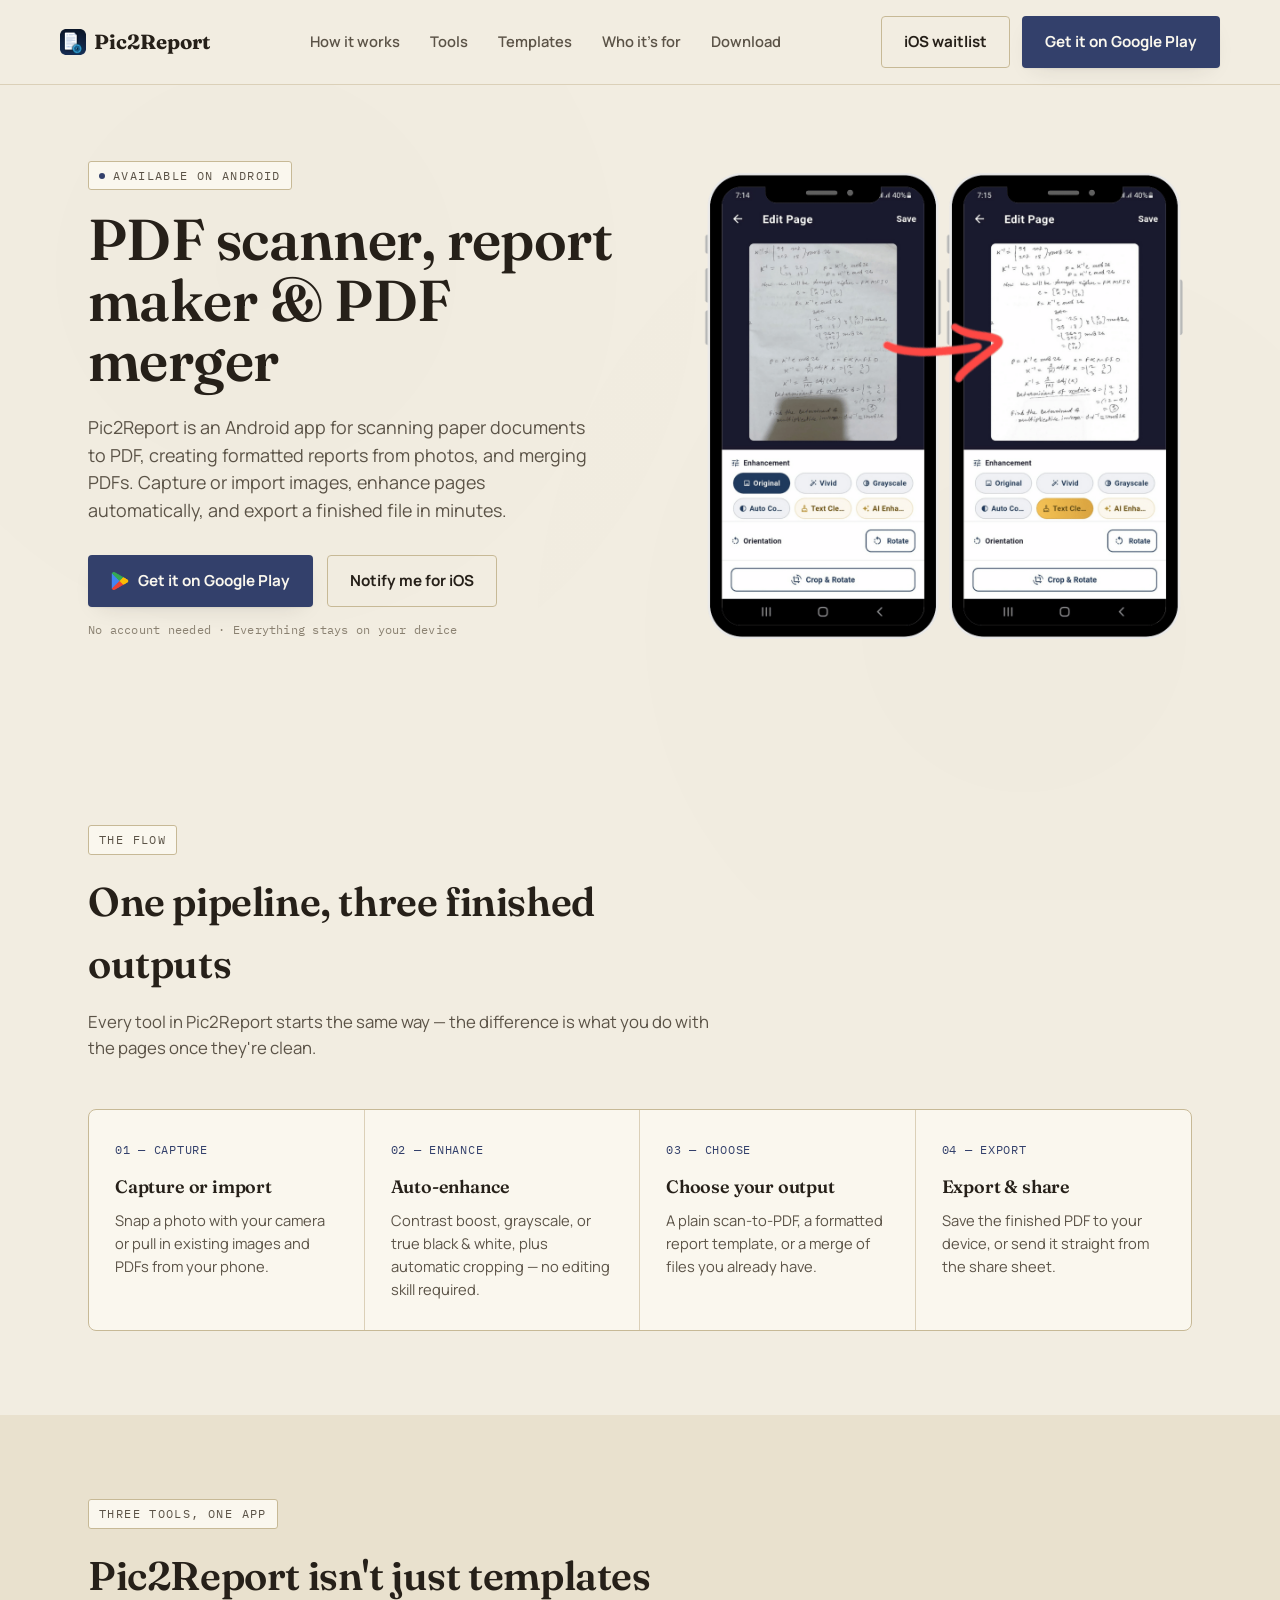
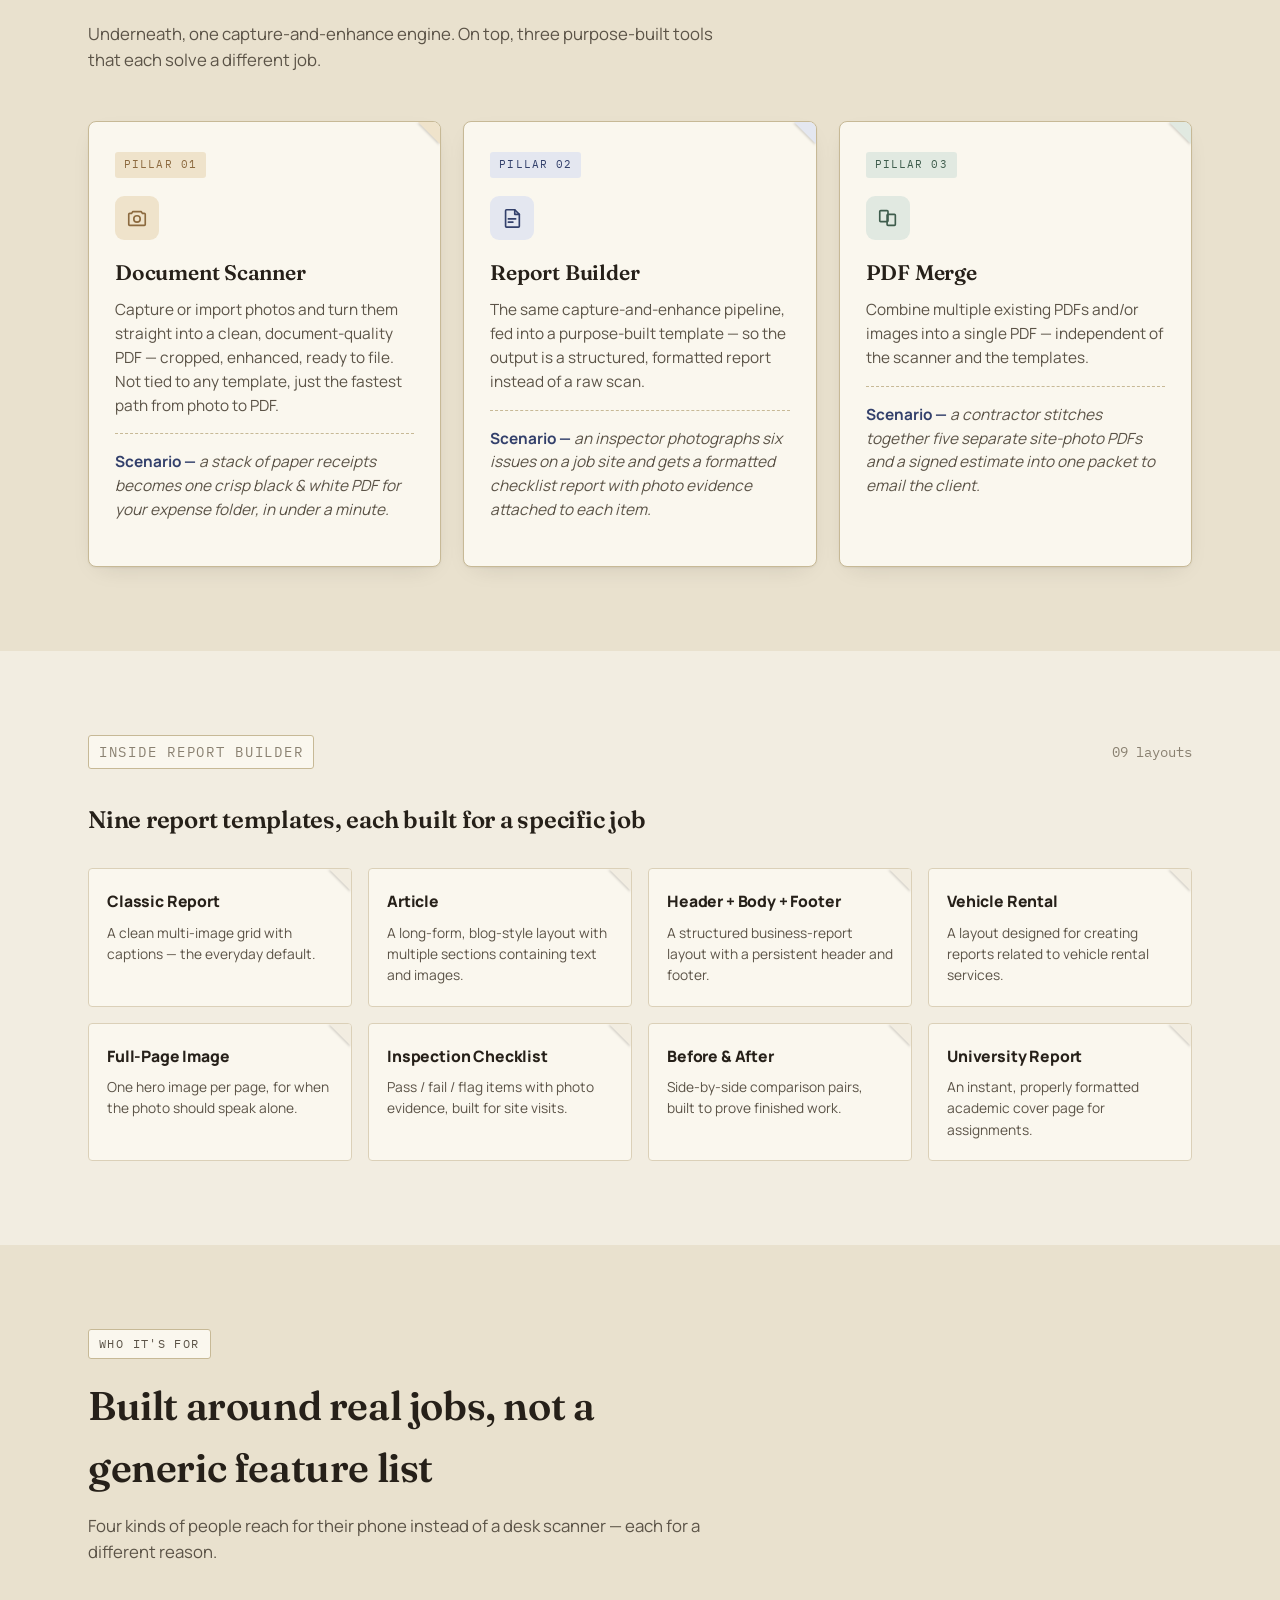
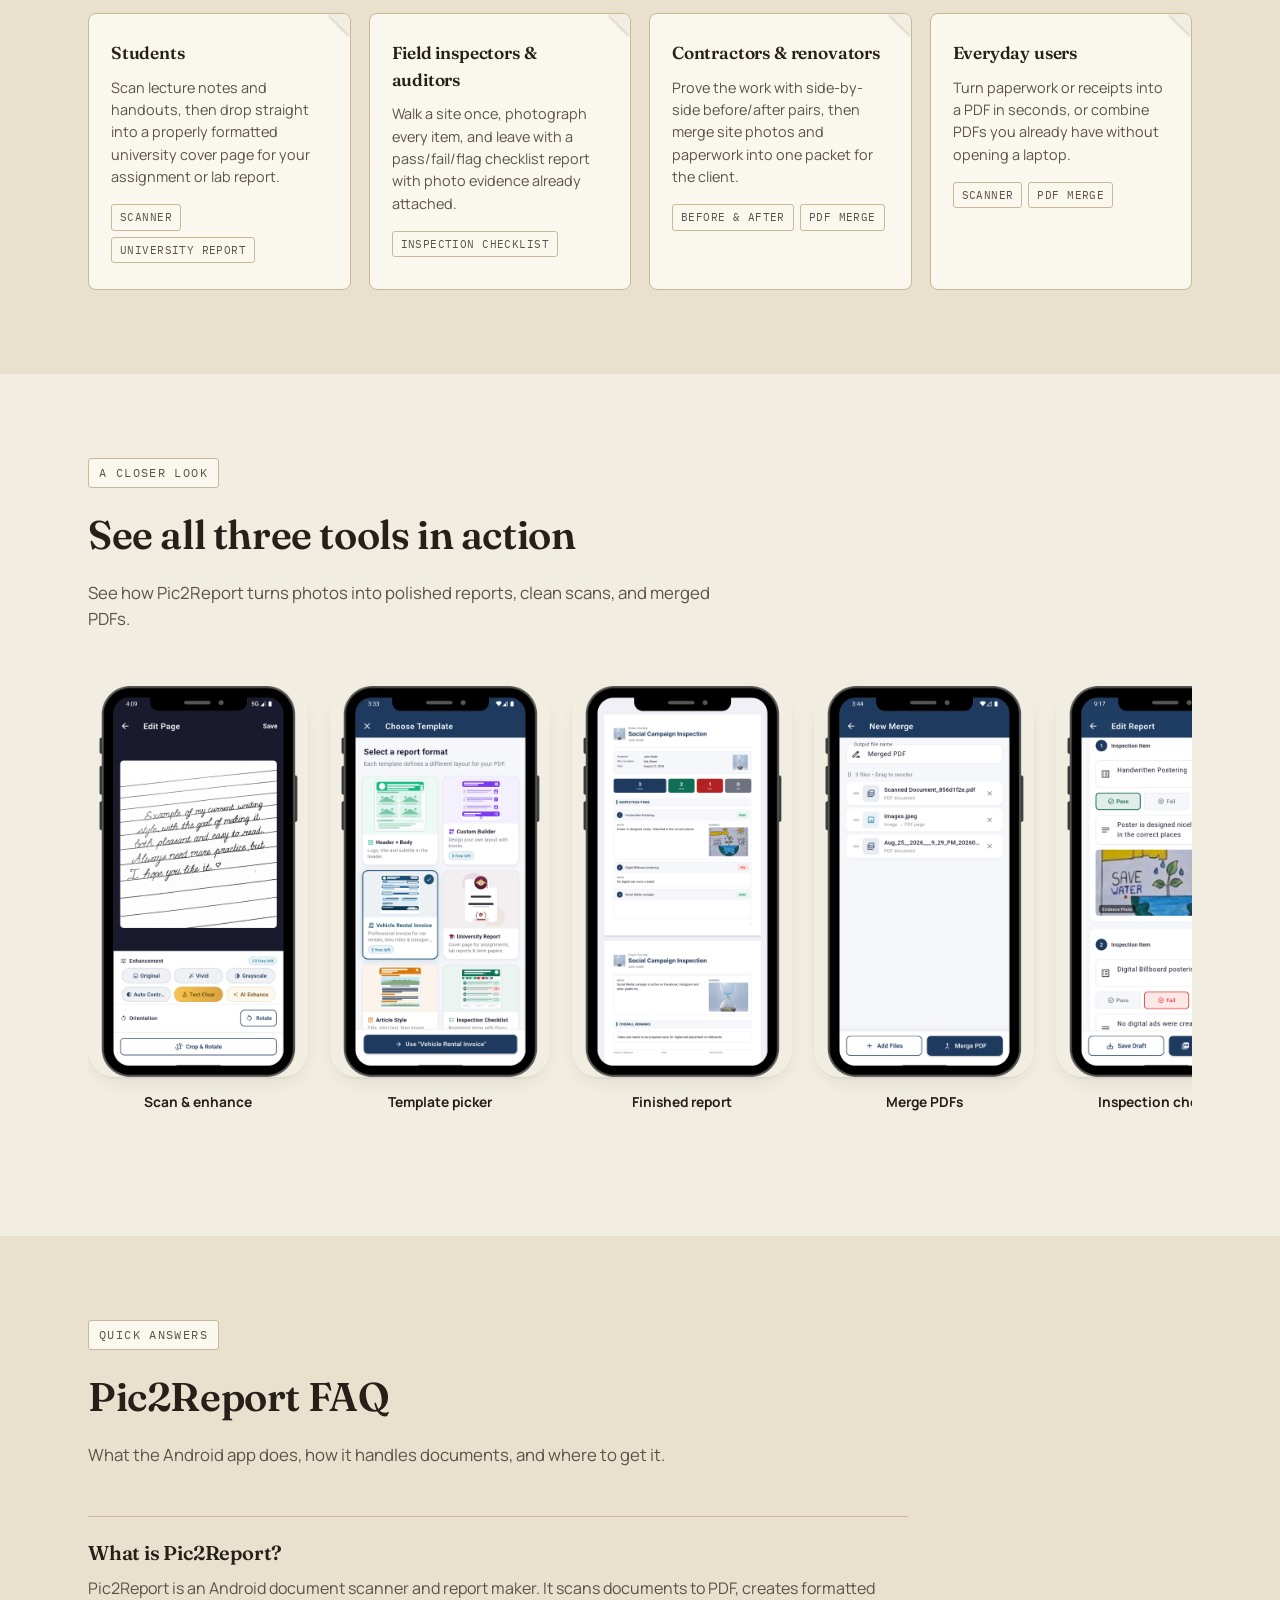
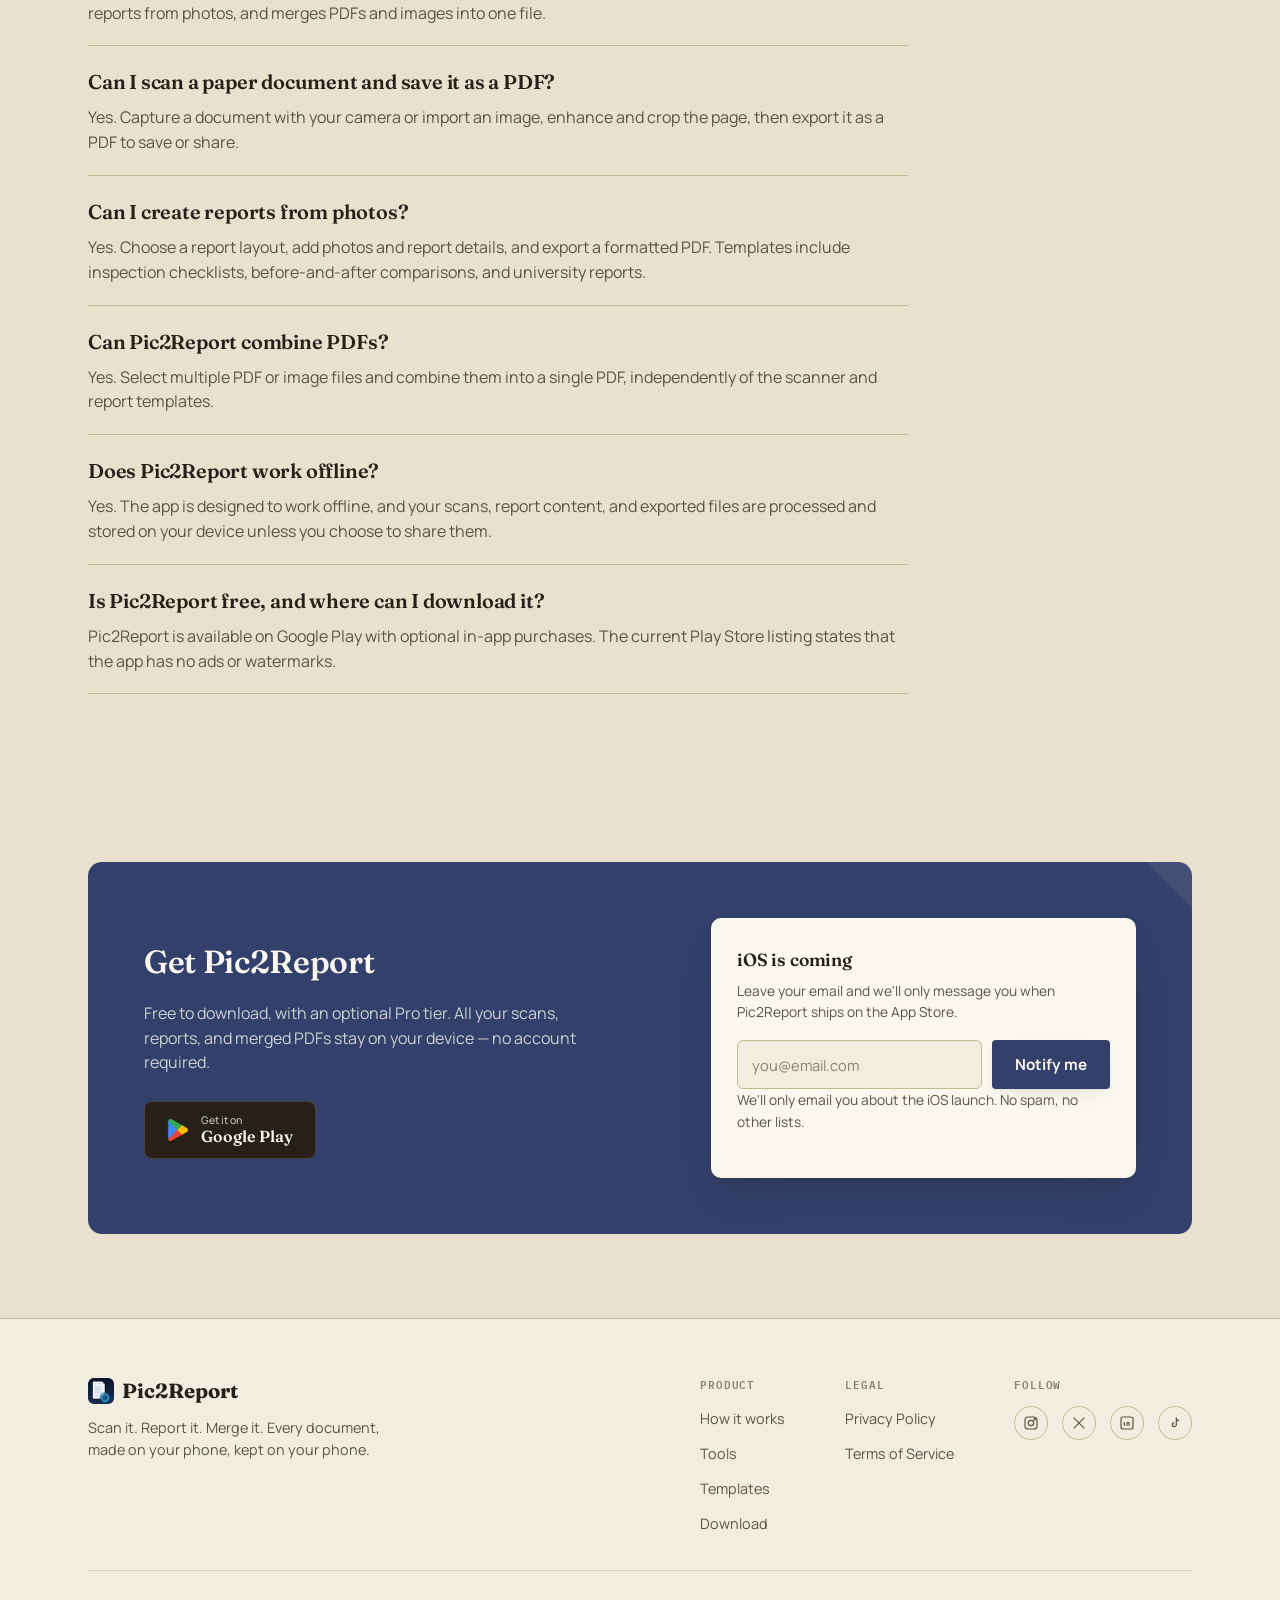
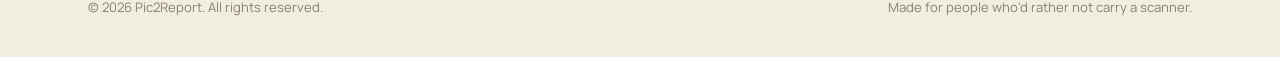
<file: index.html>
<!DOCTYPE html>
<html lang="en">
<head>
<meta charset="UTF-8">
<meta name="viewport" content="width=device-width, initial-scale=1.0">
<title>Pic2Report: PDF Scanner, Report Maker &amp; PDF Merger</title>
<meta name="description" content="Scan documents to PDF, build photo reports, and merge PDFs on Android. Pic2Report works offline, with no ads or watermarks.">
<link rel="canonical" href="https://zylbyte.github.io/Pic2Report/">
<link rel="icon" type="image/png" href="assets/icons/app_logo.png">
<meta property="og:type" content="website">
<meta property="og:site_name" content="Pic2Report">
<meta property="og:title" content="Pic2Report: PDF Scanner, Report Maker &amp; PDF Merger">
<meta property="og:description" content="Scan documents to PDF, build photo reports, and merge PDFs on Android. Works offline, with no ads or watermarks.">
<meta property="og:url" content="https://zylbyte.github.io/Pic2Report/">
<meta property="og:image" content="https://zylbyte.github.io/Pic2Report/assets/images/scanner%20demo.png">
<meta property="og:image:width" content="1080">
<meta property="og:image:height" content="1080">
<meta name="twitter:card" content="summary">
<meta name="twitter:title" content="Pic2Report: PDF Scanner, Report Maker &amp; PDF Merger">
<meta name="twitter:description" content="Scan documents to PDF, build photo reports, and merge PDFs on Android. Works offline, with no ads or watermarks.">
<meta name="twitter:image" content="https://zylbyte.github.io/Pic2Report/assets/images/scanner%20demo.png">
<meta name="google-site-verification" content="xnh09hSklmBuCgA1Bj2XxWf0ElmqLSLm8p81K17zBhQ" />
<meta name="msvalidate.01" content="E2F2FAEAEE343608CD92D6675052C443" />
<script type="application/ld+json">
{
  "@context": "https://schema.org",
  "@graph": [
    {
      "@type": "WebSite",
      "name": "Pic2Report",
      "url": "https://zylbyte.github.io/Pic2Report/",
      "inLanguage": "en"
    },
    {
      "@type": "Organization",
      "name": "ZylByte",
      "url": "https://zylbyte.github.io/Pic2Report/",
      "sameAs": ["https://www.linkedin.com/company/zylbyte"]
    },
    {
      "@type": "MobileApplication",
      "name": "Pic2Report",
      "applicationCategory": "Productivity",
      "operatingSystem": "Android",
      "description": "An offline Android app for scanning documents to PDF, creating photo-based reports, and merging PDFs.",
      "url": "https://zylbyte.github.io/Pic2Report/",
      "downloadUrl": "https://play.google.com/store/apps/details?id=com.zylbyte.pic2report",
      "publisher": {"@type": "Organization", "name": "ZylByte"},
      "featureList": [
        "Scan documents and save them as PDF",
        "Create formatted reports from photos",
        "Merge PDFs and images into a PDF",
        "Work offline without ads or watermarks"
      ]
    }
  ]
}
</script>

<link rel="preconnect" href="https://fonts.googleapis.com">
<link rel="preconnect" href="https://fonts.gstatic.com" crossorigin>
<link href="https://fonts.googleapis.com/css2?family=Fraunces:ital,opsz,wght@0,9..144,400;0,9..144,500;0,9..144,600;0,9..144,700;1,9..144,500&family=Manrope:wght@400;500;600;700;800&family=IBM+Plex+Mono:wght@400;500&display=swap" rel="stylesheet">
<link rel="stylesheet" href="style.css">
</head>
<body>

<header>
  <div class="wrap nav">
    <a href="#top" class="wordmark">
      <img class="mark" src="assets/icons/app_logo.png" alt="Pic2Report app logo">
      Pic2Report
    </a>
    <ul class="nav-links">
      <li><a href="#how-it-works">How it works</a></li>
      <li><a href="#tools">Tools</a></li>
      <li><a href="#templates">Templates</a></li>
      <li><a href="#who-its-for">Who it's for</a></li>
      <li><a href="#download">Download</a></li>
    </ul>
    <div class="nav-cta">
      <a href="#download" class="btn btn-ghost">iOS waitlist</a>
      <a href="https://play.google.com/store/apps/details?id=com.zylbyte.pic2report" class="btn btn-primary">Get it on Google Play</a>
    </div>
  </div>
</header>

<main id="top">

  <!-- ============================================================
       1. HERO
       ============================================================ -->
  <section class="hero">
    <div class="wrap hero-grid">
      <div class="hero-copy reveal">
        <span class="eyebrow"><span class="dot" aria-hidden="true"></span>Available on Android</span>
        <h1>PDF scanner, report maker &amp; PDF merger</h1>
        <p class="lede">Pic2Report is an Android app for scanning paper documents to PDF, creating formatted reports from photos, and merging PDFs. Capture or import images, enhance pages automatically, and export a finished file in minutes.</p>
        <div class="hero-ctas">
          <a href="https://play.google.com/store/apps/details?id=com.zylbyte.pic2report" class="btn btn-primary">
            <img class="play-store-icon" src="assets/icons/play_store_logo.png" alt="Google Play logo">
            Get it on Google Play
          </a>
          <a href="#download" class="btn btn-ghost">Notify me for iOS</a>
        </div>
        <p class="hero-note">No account needed · Everything stays on your device</p>
      </div>

      <div class="hero-visual reveal">
        <div class="hero-gallery" role="group" aria-label="Pic2Report app screenshots">
          <img class="hero-gallery-image is-active" src="assets/images/scanner%20demo.png" alt="Pic2Report document scanner showing photo enhancement controls" aria-hidden="false">
          <img class="hero-gallery-image" src="assets/images/builder%20demo.png" alt="Pic2Report report builder showing document editing and preview" aria-hidden="true">
        </div>
      </div>
    </div>
  </section>

  <!-- ============================================================
       2. HOW IT WORKS
       ============================================================ -->
  <section id="how-it-works">
    <div class="wrap">
      <div class="section-head reveal">
        <span class="eyebrow eyebrow-spaced">The flow</span>
        <h2>One pipeline, three finished outputs</h2>
        <p>Every tool in Pic2Report starts the same way — the difference is what you do with the pages once they're clean.</p>
      </div>

      <div class="steps reveal">
        <div class="step">
          <span class="num">01 — CAPTURE</span>
          <h3>Capture or import</h3>
          <p>Snap a photo with your camera or pull in existing images and PDFs from your phone.</p>
        </div>
        <div class="step">
          <span class="num">02 — ENHANCE</span>
          <h3>Auto-enhance</h3>
          <p>Contrast boost, grayscale, or true black &amp; white, plus automatic cropping — no editing skill required.</p>
        </div>
        <div class="step">
          <span class="num">03 — CHOOSE</span>
          <h3>Choose your output</h3>
          <p>A plain scan-to-PDF, a formatted report template, or a merge of files you already have.</p>
        </div>
        <div class="step">
          <span class="num">04 — EXPORT</span>
          <h3>Export &amp; share</h3>
          <p>Save the finished PDF to your device, or send it straight from the share sheet.</p>
        </div>
      </div>
    </div>
  </section>

  <!-- ============================================================
       3. THREE TOOLS, ONE APP
       ============================================================ -->
  <section id="tools" class="alt">
    <div class="wrap">
      <div class="section-head reveal">
        <span class="eyebrow eyebrow-spaced">Three tools, one app</span>
        <h2>Pic2Report isn't just templates</h2>
        <p>Underneath, one capture-and-enhance engine. On top, three purpose-built tools that each solve a different job.</p>
      </div>

      <div class="pillars reveal">
        <article class="pillar-card folded tint-scan tint-scan">
          <span class="pillar-tag">Pillar 01</span>
          <div class="pillar-icon" aria-hidden="true">
            <svg viewBox="0 0 24 24" fill="none" stroke-width="1.8" stroke-linecap="round" stroke-linejoin="round"><path d="M4 7h2l1.5-2h9L18 7h2a1 1 0 011 1v11a1 1 0 01-1 1H4a1 1 0 01-1-1V8a1 1 0 011-1z"/><circle cx="12" cy="13" r="3.5"/></svg>
          </div>
          <h3>Document Scanner</h3>
          <p>Capture or import photos and turn them straight into a clean, document-quality PDF — cropped, enhanced, ready to file. Not tied to any template, just the fastest path from photo to PDF.</p>
          <p class="pillar-scenario"><strong>Scenario —</strong> a stack of paper receipts becomes one crisp black &amp; white PDF for your expense folder, in under a minute.</p>
        </article>

        <article class="pillar-card folded tint-report tint-report">
          <span class="pillar-tag">Pillar 02</span>
          <div class="pillar-icon" aria-hidden="true">
            <svg viewBox="0 0 24 24" fill="none" stroke-width="1.8" stroke-linecap="round" stroke-linejoin="round"><path d="M6 3h9l5 5v13a1 1 0 01-1 1H6a1 1 0 01-1-1V4a1 1 0 011-1z"/><path d="M15 3v5h5"/><path d="M8 13h8M8 16.5h5"/></svg>
          </div>
          <h3>Report Builder</h3>
          <p>The same capture-and-enhance pipeline, fed into a purpose-built template — so the output is a structured, formatted report instead of a raw scan.</p>
          <p class="pillar-scenario"><strong>Scenario —</strong> an inspector photographs six issues on a job site and gets a formatted checklist report with photo evidence attached to each item.</p>
        </article>

        <article class="pillar-card folded tint-merge tint-merge">
          <span class="pillar-tag">Pillar 03</span>
          <div class="pillar-icon" aria-hidden="true">
            <svg viewBox="0 0 24 24" fill="none" stroke-width="1.8" stroke-linecap="round" stroke-linejoin="round"><rect x="3" y="4" width="9" height="12" rx="1"/><rect x="11" y="8" width="9" height="12" rx="1"/></svg>
          </div>
          <h3>PDF Merge</h3>
          <p>Combine multiple existing PDFs and/or images into a single PDF — independent of the scanner and the templates.</p>
          <p class="pillar-scenario"><strong>Scenario —</strong> a contractor stitches together five separate site-photo PDFs and a signed estimate into one packet to email the client.</p>
        </article>
      </div>
    </div>
  </section>

  <!-- ============================================================
       4. TEMPLATE GALLERY (nested under Report Builder)
       ============================================================ -->
  <section id="templates">
    <div class="wrap">
      <div class="gallery-intro reveal">
        <div>
          <span class="eyebrow eyebrow-spaced">Inside Report Builder</span>
          <h2 class="gallery-title">Nine report templates, each built for a specific job</h2>
        </div>
        <span>09 layouts</span>
      </div>

      <div class="template-grid reveal">
        <div class="template-card folded">
          <h4>Classic Report</h4>
          <p>A clean multi-image grid with captions — the everyday default.</p>
        </div>
        <div class="template-card folded">
          <h4>Article</h4>
          <p>A long-form, blog-style layout with multiple sections containing text and images.</p>
        </div>
        <div class="template-card folded">
          <h4>Header + Body + Footer</h4>
          <p>A structured business-report layout with a persistent header and footer.</p>
        </div>
        <div class="template-card folded">
          <h4>Vehicle Rental</h4>
          <p>A layout designed for creating reports related to vehicle rental services.</p>
        </div>
        <div class="template-card folded">
          <h4>Full-Page Image</h4>
          <p>One hero image per page, for when the photo should speak alone.</p>
        </div>
        <div class="template-card folded">
          <h4>Inspection Checklist</h4>
          <p>Pass / fail / flag items with photo evidence, built for site visits.</p>
        </div>
        <div class="template-card folded">
          <h4>Before &amp; After</h4>
          <p>Side-by-side comparison pairs, built to prove finished work.</p>
        </div>
        <div class="template-card folded">
          <h4>University Report</h4>
          <p>An instant, properly formatted academic cover page for assignments.</p>
        </div>
      </div>
    </div>
  </section>

  <!-- ============================================================
       5. WHO IT'S FOR
       ============================================================ -->
  <section id="who-its-for" class="alt">
    <div class="wrap">
      <div class="section-head reveal">
        <span class="eyebrow eyebrow-spaced">Who it's for</span>
        <h2>Built around real jobs, not a generic feature list</h2>
        <p>Four kinds of people reach for their phone instead of a desk scanner — each for a different reason.</p>
      </div>

      <div class="personas reveal">
        <article class="persona-card folded">
          <h3>Students</h3>
          <p>Scan lecture notes and handouts, then drop straight into a properly formatted university cover page for your assignment or lab report.</p>
          <div class="persona-uses"><span>Scanner</span><span>University Report</span></div>
        </article>
        <article class="persona-card folded">
          <h3>Field inspectors &amp; auditors</h3>
          <p>Walk a site once, photograph every item, and leave with a pass/fail/flag checklist report with photo evidence already attached.</p>
          <div class="persona-uses"><span>Inspection Checklist</span></div>
        </article>
        <article class="persona-card folded">
          <h3>Contractors &amp; renovators</h3>
          <p>Prove the work with side-by-side before/after pairs, then merge site photos and paperwork into one packet for the client.</p>
          <div class="persona-uses"><span>Before &amp; After</span><span>PDF Merge</span></div>
        </article>
        <article class="persona-card folded">
          <h3>Everyday users</h3>
          <p>Turn paperwork or receipts into a PDF in seconds, or combine PDFs you already have without opening a laptop.</p>
          <div class="persona-uses"><span>Scanner</span><span>PDF Merge</span></div>
        </article>
      </div>
    </div>
  </section>

  <!-- ============================================================
       6. SCREENSHOT SHOWCASE
       ============================================================ -->
  <section id="showcase">
    <div class="wrap">
      <div class="section-head reveal">
        <span class="eyebrow eyebrow-spaced">A closer look</span>
        <h2>See all three tools in action</h2>
        <p>See how Pic2Report turns photos into polished reports, clean scans, and merged PDFs.</p>
      </div>

      <div class="showcase-track reveal">
        <div class="shot">
          <div class="shot-frame tint-scan"><img src="assets/screenshots/scan%20%26%20enhance.png" alt="Scan and enhance screen"></div>
          <p class="shot-label">Scan &amp; enhance</p>
        </div>
        <div class="shot">
          <div class="shot-frame tint-report"><img src="assets/screenshots/template%20picker.png" alt="Template picker screen"></div>
          <p class="shot-label">Template picker</p>
        </div>
        <div class="shot">
          <div class="shot-frame tint-report"><img src="assets/screenshots/finished%20report.png" alt="Finished report preview"></div>
          <p class="shot-label">Finished report</p>
        </div>
        <div class="shot">
          <div class="shot-frame tint-merge"><img src="assets/screenshots/merge%20pdfs.png" alt="Merge PDFs screen"></div>
          <p class="shot-label">Merge PDFs</p>
        </div>
        <div class="shot">
          <div class="shot-frame tint-scan"><img src="assets/screenshots/inspection%20checklist.png" alt="Inspection checklist report"></div>
          <p class="shot-label">Inspection checklist</p>
        </div>
        <div class="shot">
          <div class="shot-frame tint-report"><img src="assets/screenshots/before%20%26%20after.png" alt="Before and after report comparison"></div>
          <p class="shot-label">Before &amp; after</p>
        </div>
      </div>
    </div>
  </section>

  <section id="faq" class="alt">
    <div class="wrap">
      <div class="section-head reveal">
        <span class="eyebrow eyebrow-spaced">Quick answers</span>
        <h2>Pic2Report FAQ</h2>
        <p>What the Android app does, how it handles documents, and where to get it.</p>
      </div>
      <div class="faq-list reveal">
        <article class="faq-item">
          <h3>What is Pic2Report?</h3>
          <p>Pic2Report is an Android document scanner and report maker. It scans documents to PDF, creates formatted reports from photos, and merges PDFs and images into one file.</p>
        </article>
        <article class="faq-item">
          <h3>Can I scan a paper document and save it as a PDF?</h3>
          <p>Yes. Capture a document with your camera or import an image, enhance and crop the page, then export it as a PDF to save or share.</p>
        </article>
        <article class="faq-item">
          <h3>Can I create reports from photos?</h3>
          <p>Yes. Choose a report layout, add photos and report details, and export a formatted PDF. Templates include inspection checklists, before-and-after comparisons, and university reports.</p>
        </article>
        <article class="faq-item">
          <h3>Can Pic2Report combine PDFs?</h3>
          <p>Yes. Select multiple PDF or image files and combine them into a single PDF, independently of the scanner and report templates.</p>
        </article>
        <article class="faq-item">
          <h3>Does Pic2Report work offline?</h3>
          <p>Yes. The app is designed to work offline, and your scans, report content, and exported files are processed and stored on your device unless you choose to share them.</p>
        </article>
        <article class="faq-item">
          <h3>Is Pic2Report free, and where can I download it?</h3>
          <p>Pic2Report is available on Google Play with optional in-app purchases. The current Play Store listing states that the app has no ads or watermarks.</p>
        </article>
      </div>
    </div>
  </section>

  <!-- ============================================================
       7. DOWNLOAD / WAITLIST
       ============================================================ -->
  <section id="download" class="alt">
    <div class="wrap reveal">
      <div class="download-box">
        <div>
          <h2>Get Pic2Report</h2>
          <p>Free to download, with an optional Pro tier. All your scans, reports, and merged PDFs stay on your device — no account required.</p>
          <a href="https://play.google.com/store/apps/details?id=com.zylbyte.pic2report" class="play-badge">
            <img class="play-store-icon" src="assets/icons/play_store_logo.png" alt="Google Play logo">
            <span class="txt-lines"><span class="small">Get it on</span><span class="big">Google Play</span></span>
          </a>
        </div>

        <div class="waitlist-card">
          <h3>iOS is coming</h3>
          <p>Leave your email and we'll only message you when Pic2Report ships on the App Store.</p>
          <form class="waitlist-form" action="https://formsubmit.co/a8572273d37d896eff364e221e0bb5ae" method="POST">
            <label for="waitlist-email" class="visually-hidden">Email address</label>
            <input type="email" id="waitlist-email" name="email" placeholder="you@email.com" required>
            <button type="submit" class="btn btn-primary">Notify me</button>
          </form>
          <p class="waitlist-note">We'll only email you about the iOS launch. No spam, no other lists.</p>
        </div>
      </div>
    </div>
  </section>

</main>

<!-- ============================================================
     FOOTER
     ============================================================ -->
<footer>
  <div class="wrap">
    <div class="footer-top">
      <div class="footer-brand">
        <a href="#top" class="wordmark"><img class="mark" src="assets/icons/app_logo.png" alt="Pic2Report app logo">Pic2Report</a>
        <p>Scan it. Report it. Merge it. Every document, made on your phone, kept on your phone.</p>
      </div>

      <div class="footer-links">
        <div class="footer-col">
          <h4>Product</h4>
          <ul>
            <li><a href="#how-it-works">How it works</a></li>
            <li><a href="#tools">Tools</a></li>
            <li><a href="#templates">Templates</a></li>
            <li><a href="#download">Download</a></li>
          </ul>
        </div>
        <div class="footer-col">
          <h4>Legal</h4>
          <ul>
            <li><a href="privacy.html#privacy">Privacy Policy</a></li>
            <li><a href="privacy.html#terms">Terms of Service</a></li>
          </ul>
        </div>
        <div class="footer-col">
          <h4>Follow</h4>
          <!-- PLACEHOLDER: replace # with real social URLs -->
          <div class="social-row">
            <a href="#" aria-label="Instagram"><svg viewBox="0 0 24 24" fill="none" stroke-width="1.8"><rect x="3" y="3" width="18" height="18" rx="5"/><circle cx="12" cy="12" r="4"/><circle cx="17.5" cy="6.5" r="1"/></svg></a>
            <a href="#" aria-label="X"><svg viewBox="0 0 24 24" fill="none" stroke-width="1.8"><path d="M4 4l16 16M20 4L4 20"/></svg></a>
            <a href="https://www.linkedin.com/company/zylbyte" aria-label="LinkedIn"><svg viewBox="0 0 24 24" fill="none" stroke-width="1.8"><rect x="3" y="3" width="18" height="18" rx="3"/><path d="M8 11v5M8 8v.01M12 16v-3.5a1.5 1.5 0 013-0V16M15 16v-3.5"/></svg></a>
            <a href="#" aria-label="TikTok"><svg viewBox="0 0 24 24" fill="none" stroke-width="1.8"><path d="M14 4v10.5a3 3 0 11-3-3"/><path d="M14 4c0 2.5 2 4.5 4 4.5"/></svg></a>
          </div>
        </div>
      </div>
    </div>

    <div class="footer-bottom">
      <span>© 2026 Pic2Report. All rights reserved.</span>
      <span>Made for people who'd rather not carry a scanner.</span>
    </div>
  </div>
</footer>

<script>
  // Scroll-reveal — restrained fade/slide, respects reduced motion via CSS.
  (function(){
    var items = document.querySelectorAll('.reveal');
    if(!('IntersectionObserver' in window)){
      items.forEach(function(el){ el.classList.add('is-visible'); });
      return;
    }
    var io = new IntersectionObserver(function(entries){
      entries.forEach(function(entry){
        if(entry.isIntersecting){
          entry.target.classList.add('is-visible');
          io.unobserve(entry.target);
        }
      });
    }, { threshold: 0.12, rootMargin: '0px 0px -40px 0px' });
    items.forEach(function(el){ io.observe(el); });
  })();

  (function(){
    var images = document.querySelectorAll('.hero-gallery-image');
    var activeIndex = 0;

    if(images.length < 2 || window.matchMedia('(prefers-reduced-motion: reduce)').matches) return;

    window.setInterval(function(){
      images[activeIndex].classList.remove('is-active');
      images[activeIndex].setAttribute('aria-hidden', 'true');
      activeIndex = (activeIndex + 1) % images.length;
      images[activeIndex].classList.add('is-active');
      images[activeIndex].setAttribute('aria-hidden', 'false');
    }, 5000);
  })();

</script>

</body>
</html>
</file>
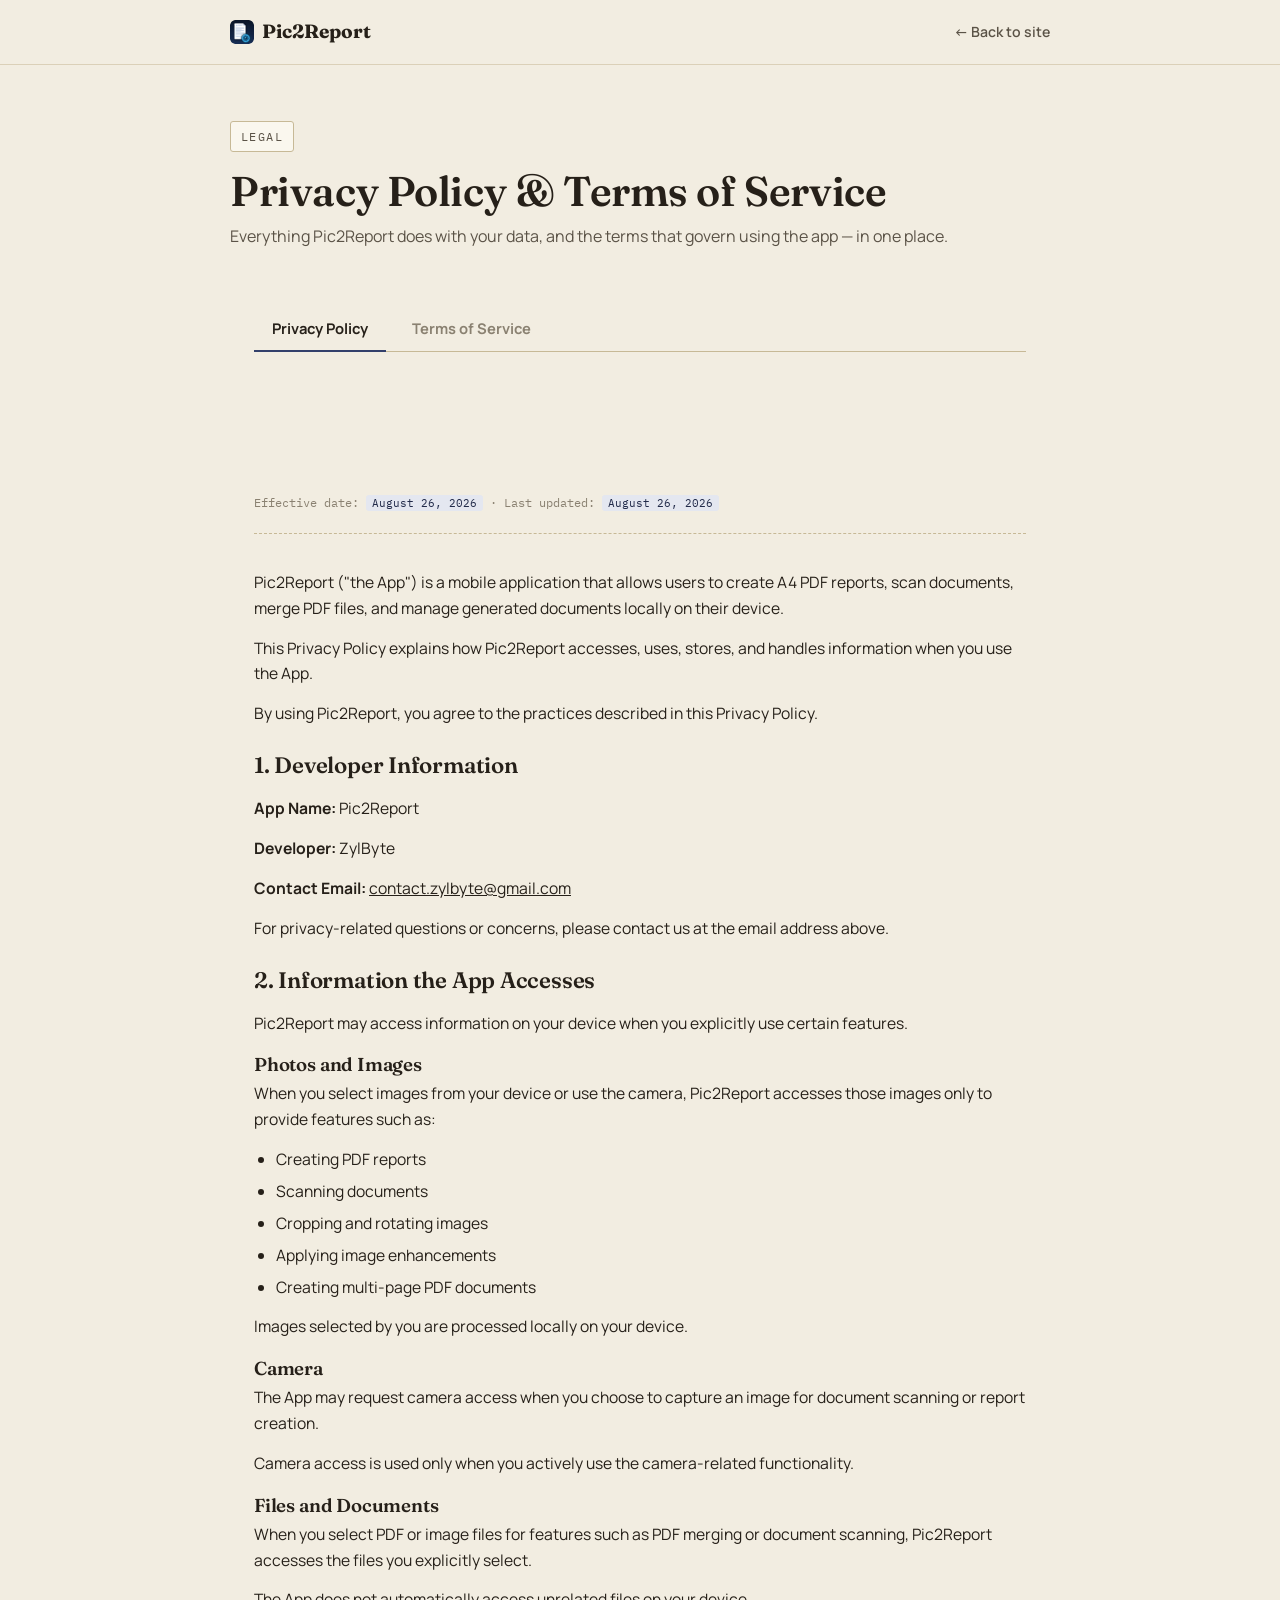
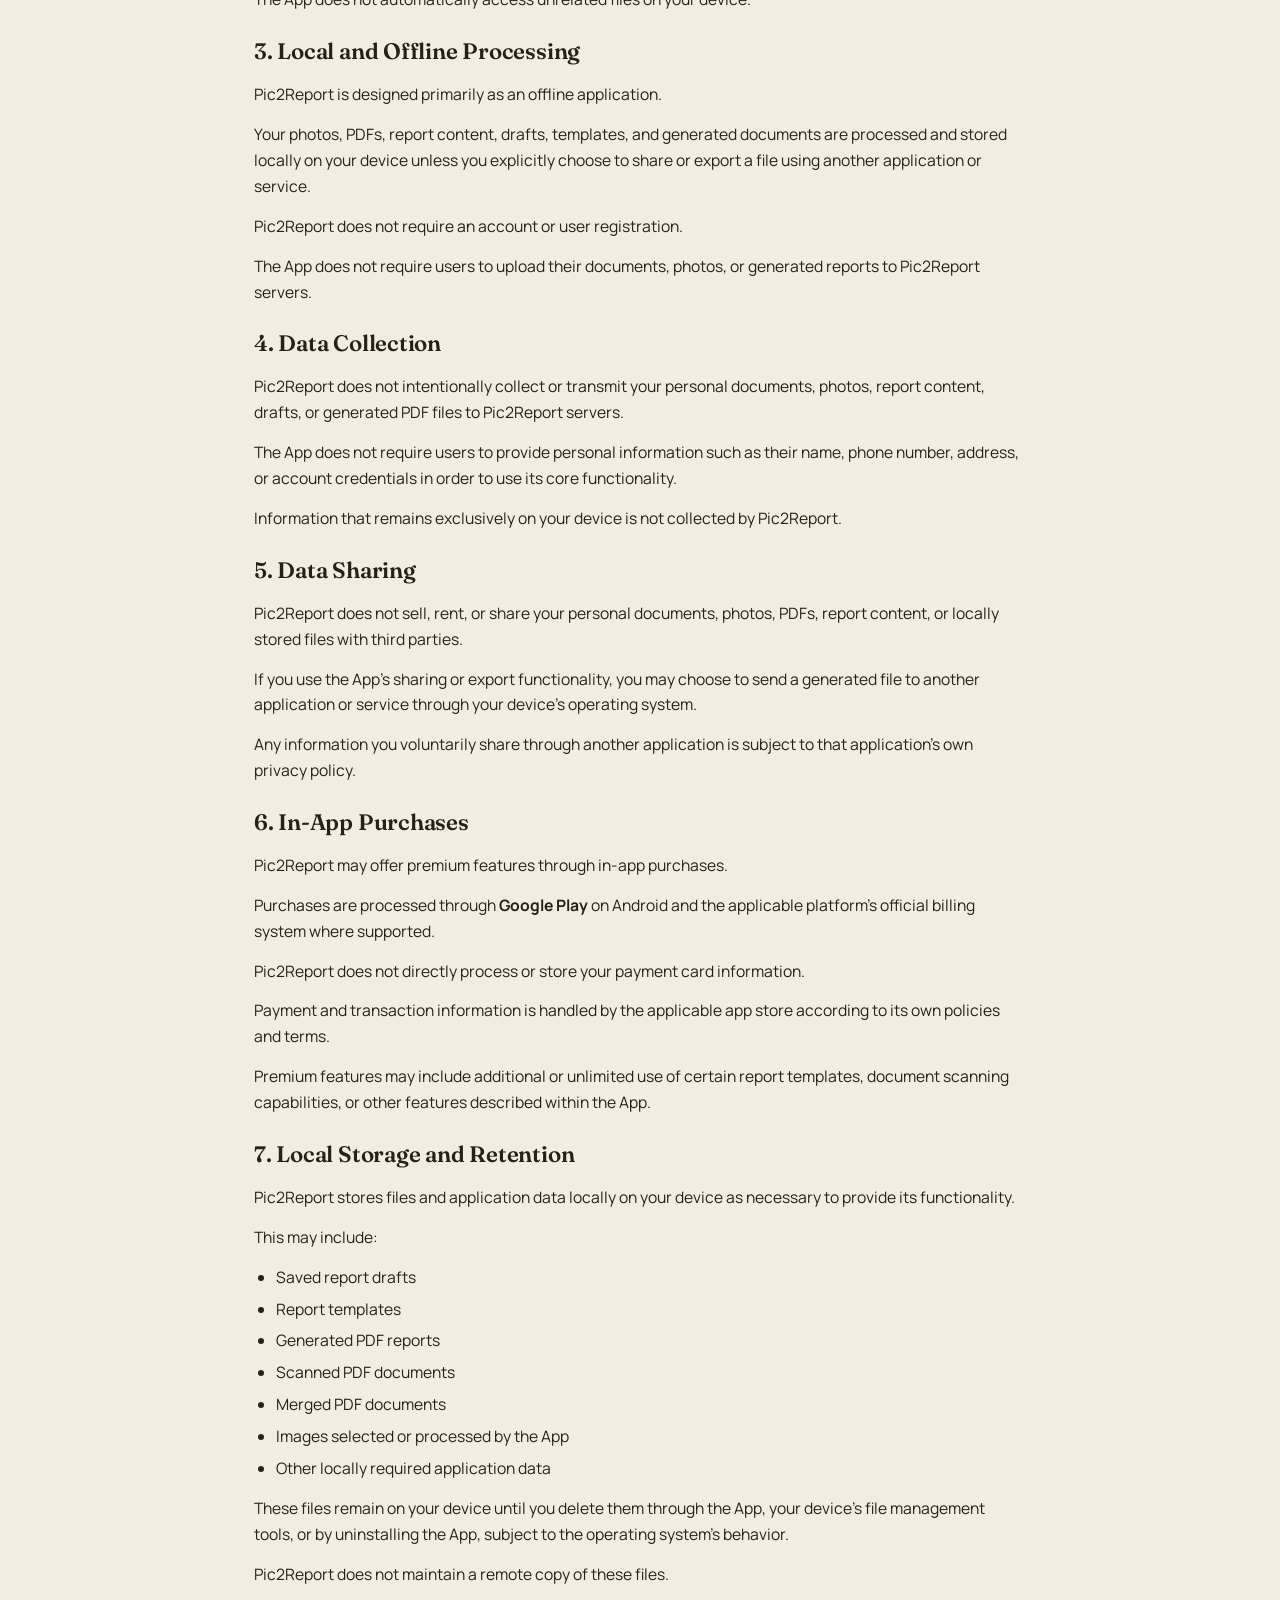
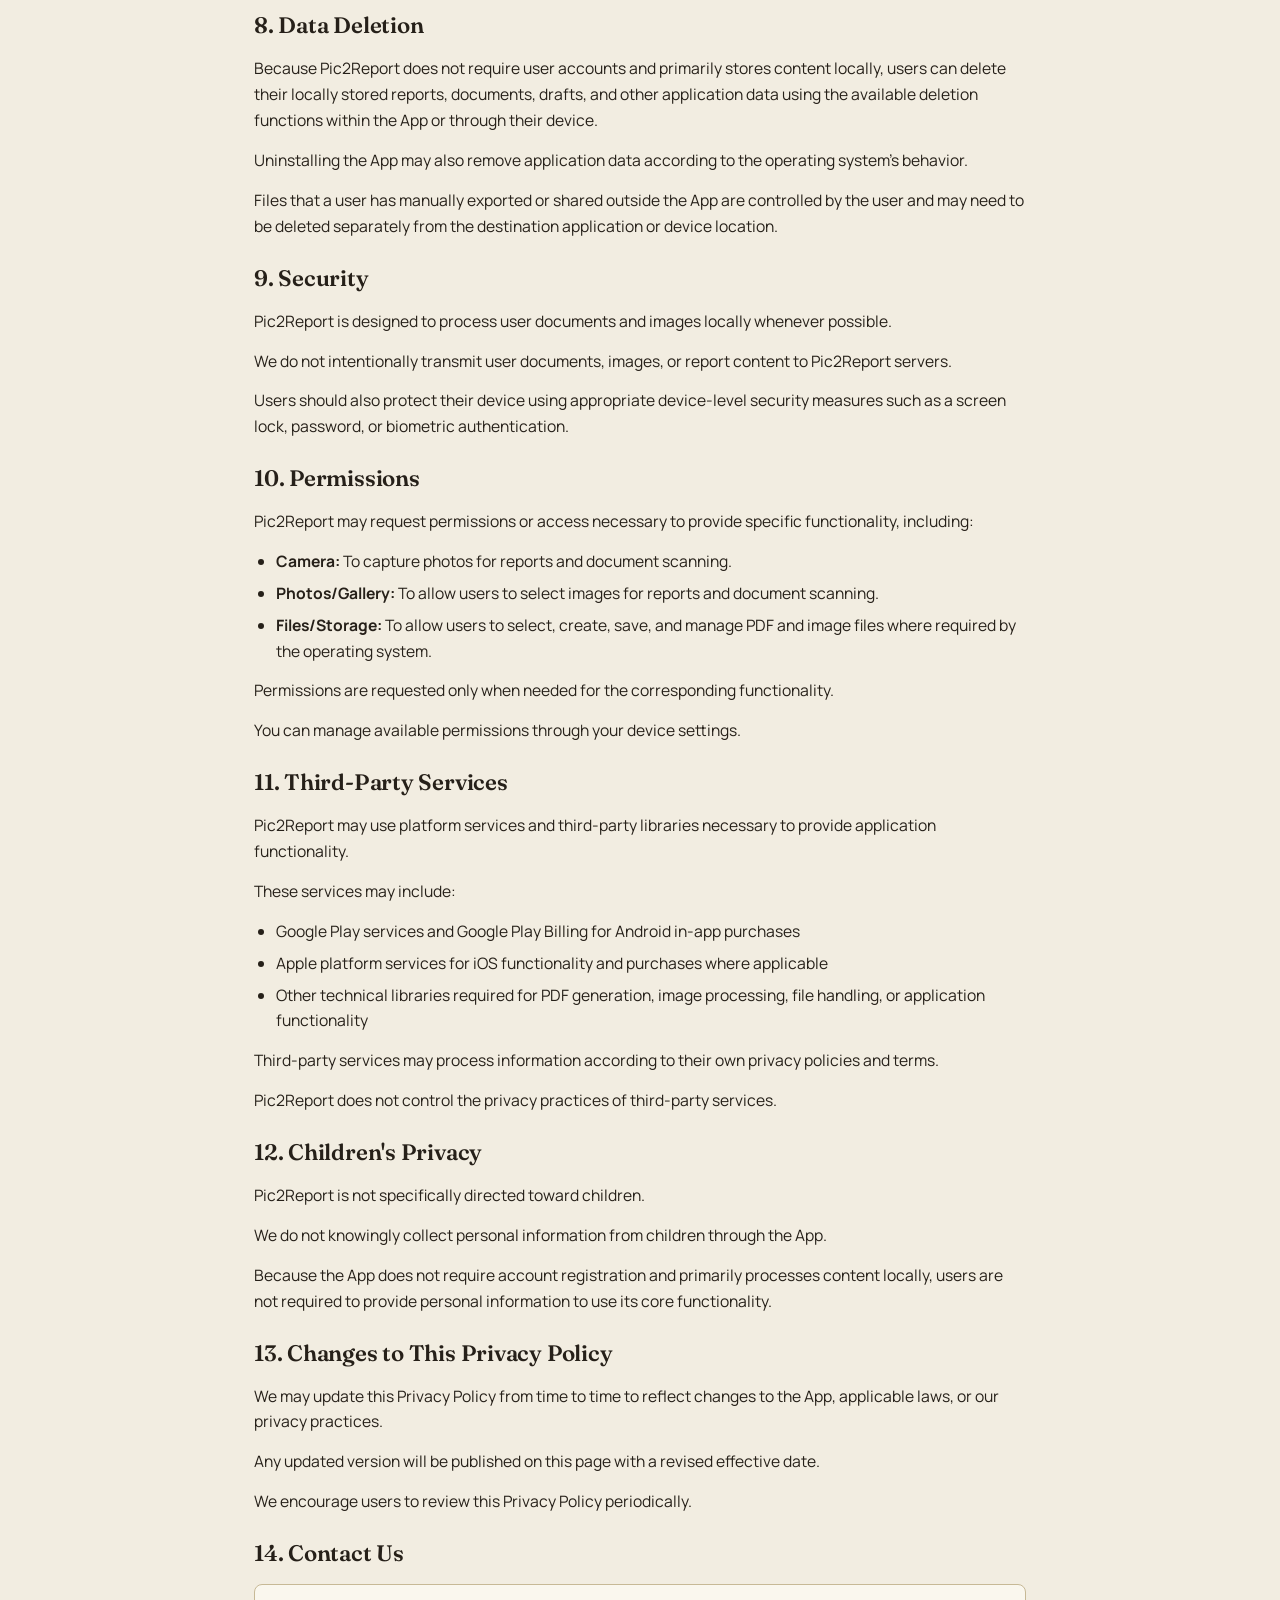
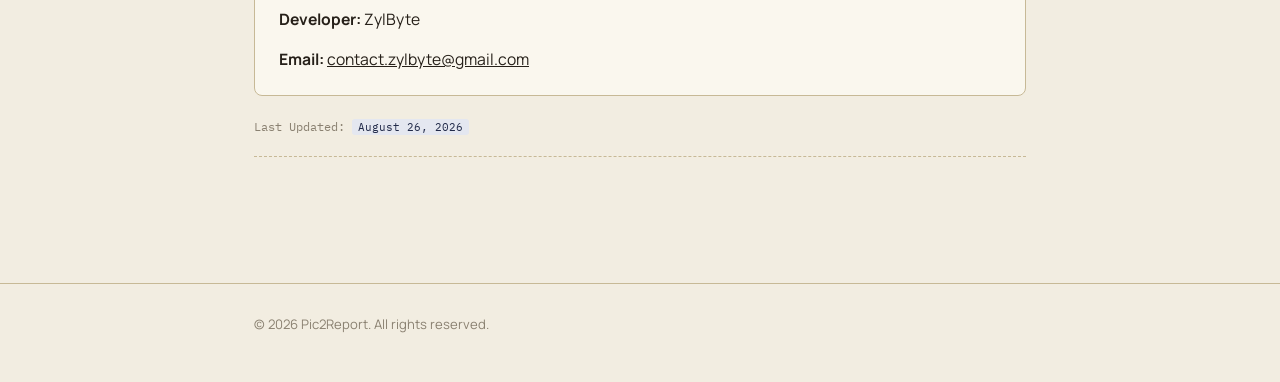
<file: privacy.html>
<!DOCTYPE html>
<html lang="en">
<head>
<meta charset="UTF-8">
<meta name="viewport" content="width=device-width, initial-scale=1.0">
<title>Privacy Policy & Terms of Service — Pic2Report</title>
<meta name="description" content="Read the Pic2Report privacy policy to learn how the Android app handles photos, documents, permissions, purchases, and locally stored files.">
<link rel="canonical" href="https://zylbyte.github.io/Pic2Report/privacy.html">
<meta property="og:type" content="website">
<meta property="og:site_name" content="Pic2Report">
<meta property="og:title" content="Privacy Policy &amp; Terms of Service — Pic2Report">
<meta property="og:description" content="Learn how Pic2Report handles photos, documents, permissions, purchases, and locally stored files.">
<meta property="og:url" content="https://zylbyte.github.io/Pic2Report/privacy.html">

<link rel="preconnect" href="https://fonts.googleapis.com">
<link rel="preconnect" href="https://fonts.gstatic.com" crossorigin>
<link href="https://fonts.googleapis.com/css2?family=Fraunces:ital,opsz,wght@0,9..144,400;0,9..144,600;0,9..144,700&family=Manrope:wght@400;500;600;700;800&family=IBM+Plex+Mono:wght@400;500&display=swap" rel="stylesheet">
<link rel="stylesheet" href="style.css">
</head>
<body class="legal-page">

<header>
  <div class="wrap nav">
    <a href="index.html" class="wordmark"><img class="mark" src="assets/icons/app_logo.png" alt="" aria-hidden="true">Pic2Report</a>
    <a href="index.html" class="back-link">← Back to site</a>
  </div>
</header>

<div class="hero wrap">
  <span class="eyebrow">Legal</span>
  <h1>Privacy Policy &amp; Terms of Service</h1>
  <p>Everything Pic2Report does with your data, and the terms that govern using the app — in one place.</p>
</div>

<div class="wrap">
  <div class="tabs" role="tablist" aria-label="Legal document sections">
    <button class="tab-btn active" id="tab-btn-privacy" role="tab" aria-selected="true" aria-controls="panel-privacy">Privacy Policy</button>
    <button class="tab-btn" id="tab-btn-terms" role="tab" aria-selected="false" aria-controls="panel-terms">Terms of Service</button>
  </div>

  <!-- ============================================================
       PRIVACY POLICY
       ============================================================ -->
  <section class="panel active" id="privacy" data-panel="privacy" role="tabpanel" aria-labelledby="tab-btn-privacy">
    <p class="updated">Effective date: <span class="placeholder">August 26, 2026</span> · Last updated: <span class="placeholder">August 26, 2026</span></p>

    <article>
      <p>Pic2Report ("the App") is a mobile application that allows users to create A4 PDF reports, scan documents, merge PDF files, and manage generated documents locally on their device.</p>
      <p>This Privacy Policy explains how Pic2Report accesses, uses, stores, and handles information when you use the App.</p>
      <p>By using Pic2Report, you agree to the practices described in this Privacy Policy.</p>
    </article>

    <article>
      <h2 id="privacy-developer">1. Developer Information</h2>
      <p><strong>App Name:</strong> Pic2Report</p>
      <p><strong>Developer:</strong> ZylByte</p>
      <p><strong>Contact Email:</strong> <a href="mailto:contact.zylbyte@gmail.com">contact.zylbyte@gmail.com</a></p>
      <p>For privacy-related questions or concerns, please contact us at the email address above.</p>
    </article>

    <article>
      <h2 id="privacy-data-we-access">2. Information the App Accesses</h2>
      <p>Pic2Report may access information on your device when you explicitly use certain features.</p>
      <h3>Photos and Images</h3>
      <p>When you select images from your device or use the camera, Pic2Report accesses those images only to provide features such as:</p>
      <ul>
        <li>Creating PDF reports</li>
        <li>Scanning documents</li>
        <li>Cropping and rotating images</li>
        <li>Applying image enhancements</li>
        <li>Creating multi-page PDF documents</li>
      </ul>
      <p>Images selected by you are processed locally on your device.</p>
      <h3>Camera</h3>
      <p>The App may request camera access when you choose to capture an image for document scanning or report creation.</p>
      <p>Camera access is used only when you actively use the camera-related functionality.</p>
      <h3>Files and Documents</h3>
      <p>When you select PDF or image files for features such as PDF merging or document scanning, Pic2Report accesses the files you explicitly select.</p>
      <p>The App does not automatically access unrelated files on your device.</p>
    </article>

    <article>
      <h2 id="privacy-storage">3. Local and Offline Processing</h2>
      <p>Pic2Report is designed primarily as an offline application.</p>
      <p>Your photos, PDFs, report content, drafts, templates, and generated documents are processed and stored locally on your device unless you explicitly choose to share or export a file using another application or service.</p>
      <p>Pic2Report does not require an account or user registration.</p>
      <p>The App does not require users to upload their documents, photos, or generated reports to Pic2Report servers.</p>
    </article>

    <article>
      <h2 id="privacy-collection">4. Data Collection</h2>
      <p>Pic2Report does not intentionally collect or transmit your personal documents, photos, report content, drafts, or generated PDF files to Pic2Report servers.</p>
      <p>The App does not require users to provide personal information such as their name, phone number, address, or account credentials in order to use its core functionality.</p>
      <p>Information that remains exclusively on your device is not collected by Pic2Report.</p>
    </article>

    <article>
      <h2 id="privacy-sharing">5. Data Sharing</h2>
      <p>Pic2Report does not sell, rent, or share your personal documents, photos, PDFs, report content, or locally stored files with third parties.</p>
      <p>If you use the App's sharing or export functionality, you may choose to send a generated file to another application or service through your device's operating system.</p>
      <p>Any information you voluntarily share through another application is subject to that application's own privacy policy.</p>
    </article>

    <article>
      <h2 id="privacy-purchases">6. In-App Purchases</h2>
      <p>Pic2Report may offer premium features through in-app purchases.</p>
      <p>Purchases are processed through <strong>Google Play</strong> on Android and the applicable platform's official billing system where supported.</p>
      <p>Pic2Report does not directly process or store your payment card information.</p>
      <p>Payment and transaction information is handled by the applicable app store according to its own policies and terms.</p>
      <p>Premium features may include additional or unlimited use of certain report templates, document scanning capabilities, or other features described within the App.</p>
    </article>

    <article>
      <h2 id="privacy-retention">7. Local Storage and Retention</h2>
      <p>Pic2Report stores files and application data locally on your device as necessary to provide its functionality.</p>
      <p>This may include:</p>
      <ul>
        <li>Saved report drafts</li>
        <li>Report templates</li>
        <li>Generated PDF reports</li>
        <li>Scanned PDF documents</li>
        <li>Merged PDF documents</li>
        <li>Images selected or processed by the App</li>
        <li>Other locally required application data</li>
      </ul>
      <p>These files remain on your device until you delete them through the App, your device's file management tools, or by uninstalling the App, subject to the operating system's behavior.</p>
      <p>Pic2Report does not maintain a remote copy of these files.</p>
    </article>

    <article>
      <h2 id="privacy-deletion">8. Data Deletion</h2>
      <p>Because Pic2Report does not require user accounts and primarily stores content locally, users can delete their locally stored reports, documents, drafts, and other application data using the available deletion functions within the App or through their device.</p>
      <p>Uninstalling the App may also remove application data according to the operating system's behavior.</p>
      <p>Files that a user has manually exported or shared outside the App are controlled by the user and may need to be deleted separately from the destination application or device location.</p>
    </article>

    <article>
      <h2 id="privacy-security">9. Security</h2>
      <p>Pic2Report is designed to process user documents and images locally whenever possible.</p>
      <p>We do not intentionally transmit user documents, images, or report content to Pic2Report servers.</p>
      <p>Users should also protect their device using appropriate device-level security measures such as a screen lock, password, or biometric authentication.</p>
    </article>

    <article>
      <h2 id="privacy-permissions">10. Permissions</h2>
      <p>Pic2Report may request permissions or access necessary to provide specific functionality, including:</p>
      <ul>
        <li><strong>Camera:</strong> To capture photos for reports and document scanning.</li>
        <li><strong>Photos/Gallery:</strong> To allow users to select images for reports and document scanning.</li>
        <li><strong>Files/Storage:</strong> To allow users to select, create, save, and manage PDF and image files where required by the operating system.</li>
      </ul>
      <p>Permissions are requested only when needed for the corresponding functionality.</p>
      <p>You can manage available permissions through your device settings.</p>
    </article>

    <article>
      <h2 id="privacy-third-party">11. Third-Party Services</h2>
      <p>Pic2Report may use platform services and third-party libraries necessary to provide application functionality.</p>
      <p>These services may include:</p>
      <ul>
        <li>Google Play services and Google Play Billing for Android in-app purchases</li>
        <li>Apple platform services for iOS functionality and purchases where applicable</li>
        <li>Other technical libraries required for PDF generation, image processing, file handling, or application functionality</li>
      </ul>
      <p>Third-party services may process information according to their own privacy policies and terms.</p>
      <p>Pic2Report does not control the privacy practices of third-party services.</p>
    </article>

    <article>
      <h2 id="privacy-children">12. Children's Privacy</h2>
      <p>Pic2Report is not specifically directed toward children.</p>
      <p>We do not knowingly collect personal information from children through the App.</p>
      <p>Because the App does not require account registration and primarily processes content locally, users are not required to provide personal information to use its core functionality.</p>
    </article>

    <article>
      <h2 id="privacy-changes">13. Changes to This Privacy Policy</h2>
      <p>We may update this Privacy Policy from time to time to reflect changes to the App, applicable laws, or our privacy practices.</p>
      <p>Any updated version will be published on this page with a revised effective date.</p>
      <p>We encourage users to review this Privacy Policy periodically.</p>
    </article>

    <article>
      <h2 id="privacy-contact">14. Contact Us</h2>
      <div class="card">
        <p><strong>Developer:</strong> ZylByte</p>
        <p class="no-margin"><strong>Email:</strong> <a href="mailto:contact.zylbyte@gmail.com">contact.zylbyte@gmail.com</a></p>
      </div>
    </article>

    <p class="updated">Last Updated: <span class="placeholder">August 26, 2026</span></p>
  </section>

  <!-- ============================================================
       TERMS OF SERVICE
       ============================================================ -->
  <section class="panel" id="terms" data-panel="terms" role="tabpanel" aria-labelledby="tab-btn-terms">
    <p class="updated">Effective date: <span class="placeholder">[Effective date]</span> · Last updated: <span class="placeholder">[Effective date]</span></p>

    <article>
      <h2 id="terms-acceptance">1. Acceptance of terms</h2>
      <p>These Terms of Service ("Terms") govern your use of Pic2Report, provided by <span class="placeholder">[Developer/Company legal name]</span>. By downloading, installing, or using the app, you agree to these Terms. If you don't agree, please don't use the app.</p>
    </article>

    <article>
      <h2 id="terms-license">2. License grant</h2>
      <p>We grant you a limited, non-exclusive, non-transferable, revocable license to install and use Pic2Report on devices you own or control, for your personal or internal business use, in accordance with these Terms and the terms of the app store you downloaded it from.</p>
    </article>

    <article>
      <h2 id="terms-acceptable-use">3. Acceptable use</h2>
      <p>You agree not to:</p>
      <ul>
        <li>Reverse-engineer, decompile, or disassemble the app, except where permitted by law;</li>
        <li>Use the app to create, store, or distribute content that is illegal, infringing, or violates the rights of others;</li>
        <li>Attempt to circumvent the app's licensing, purchase, or Pro-tier restrictions;</li>
        <li>Use the app in any way that could disable, overburden, or impair its functionality for yourself or others.</li>
      </ul>
    </article>

    <article>
      <h2 id="terms-content">4. Your content</h2>
      <p>You retain all rights to the photos, scans, reports, and PDFs you create with Pic2Report. Since this content is stored locally on your device and not on our servers, we do not access, host, or claim any ownership over it.</p>
    </article>

    <article>
      <h2 id="terms-ip">5. Intellectual property</h2>
      <p>Pic2Report — including its design, templates, code, and branding — is owned by <span class="placeholder">[Developer/Company legal name]</span> and protected by applicable intellectual property laws. Nothing in these Terms transfers ownership of the app itself to you.</p>
    </article>

    <article>
      <h2 id="terms-purchases">6. Purchases &amp; refunds</h2>
      <p>The optional Pro tier is sold through <span class="placeholder">[Google Play Billing / Apple In-App Purchase]</span>. All billing, subscription management, and refund requests are governed by that platform's own terms and policies, not by us directly. Please use your app store account to manage or cancel a purchase.</p>
    </article>

    <article>
      <h2 id="terms-warranty">7. No warranty; limitation of liability</h2>
      <p>Pic2Report is provided "as is" and "as available," without warranties of any kind, express or implied, including fitness for a particular purpose or non-infringement. To the fullest extent permitted by law, <span class="placeholder">[Developer/Company legal name]</span> is not liable for any indirect, incidental, or consequential damages arising from your use of the app, including loss of data stored locally on your device.</p>
    </article>

    <article>
      <h2 id="terms-termination">8. Termination</h2>
      <p>You may stop using Pic2Report at any time by uninstalling it. We may suspend or terminate access to features of the app if we reasonably believe you've violated these Terms.</p>
    </article>

    <article>
      <h2 id="terms-law">9. Governing law</h2>
      <p>These Terms are governed by the laws of <span class="placeholder">[Governing law / jurisdiction]</span>, without regard to its conflict-of-law principles.</p>
    </article>

    <article>
      <h2 id="terms-changes">10. Changes to these terms</h2>
      <p>We may update these Terms from time to time. If we make material changes, we'll update the effective date above. Continued use of the app after changes take effect means you accept the revised Terms.</p>
    </article>

    <article>
      <h2 id="terms-contact">11. Contact us</h2>
      <div class="card">
        <p class="no-margin">Questions about these Terms? Reach us at <span class="placeholder">[Contact email]</span>.</p>
      </div>
    </article>
  </section>
</div>

<footer>
  <div class="wrap">© 2026 Pic2Report. All rights reserved.</div>
</footer>

<script>
  (function(){
    var buttons = document.querySelectorAll('.tab-btn');
    var panels = document.querySelectorAll('.panel');

    function activate(name, pushHash){
      panels.forEach(function(p){ p.classList.toggle('active', p.dataset.panel === name); });
      buttons.forEach(function(b){
        var isActive = b.id === 'tab-btn-' + name;
        b.classList.toggle('active', isActive);
        b.setAttribute('aria-selected', isActive ? 'true' : 'false');
      });
      if(pushHash){ history.replaceState(null, '', '#' + name); }
    }

    buttons.forEach(function(btn){
      btn.addEventListener('click', function(){
        var name = btn.id.replace('tab-btn-', '');
        activate(name, true);
      });
    });

    // Deep-linkable: index.html#privacy.html#terms style anchors land on the right tab
    var hash = window.location.hash.replace('#', '');
    if(hash === 'terms' || hash === 'privacy'){
      activate(hash, false);
    }
  })();
</script>

</body>
</html>
</file>
<file: style.css>
/* Pic2Report shared page styles */
:root {
    --paper: #F2EDE1;
    --paper-elevated: #FAF7EE;
    --paper-deep: #E9E1CE;
    --ink: #262019;
    --ink-soft: #5B5347;
    --ink-faint: #8A8171;
    --line: #DBD0B8;
    --line-strong: #C7B996;
    --accent: #33406B;
    --accent-deep: #212A49;
    --accent-tint: #E4E7F0;
    --tint-scan: #8C6A3F;
    --tint-scan-bg: #EFE3CB;
    --tint-report: #33406B;
    --tint-report-bg: #E4E7F0;
    --tint-merge: #3E5C4C;
    --tint-merge-bg: #E1E9E1;
    --shadow-card: 0 1px 2px rgba(38, 32, 25, .06), 0 8px 24px -12px rgba(38, 32, 25, .18);
    --shadow-lift: 0 4px 8px rgba(38, 32, 25, .08), 0 20px 40px -16px rgba(38, 32, 25, .25);
    --radius-sm: 4px;
    --radius-md: 8px;
    --display: 'Fraunces', serif;
    --body: 'Manrope', sans-serif;
    --mono: 'IBM Plex Mono', monospace;
    --wrap: 1160px
}

*,
*::before,
*::after {
    box-sizing: border-box
}

html {
    scroll-behavior: smooth
}

body {
    margin: 0;
    background: var(--paper);
    color: var(--ink);
    font-family: var(--body);
    font-size: 16px;
    line-height: 1.55;
    -webkit-font-smoothing: antialiased
}

img {
    max-width: 100%;
    display: block
}

body:not(.legal-page)::before {
    content: "";
    position: fixed;
    inset: 0;
    pointer-events: none;
    z-index: 0;
    opacity: .5;
    background-image: radial-gradient(circle at 20% 30%, rgba(38, 32, 25, .025) 0, transparent 40%), radial-gradient(circle at 80% 70%, rgba(38, 32, 25, .02) 0, transparent 45%)
}

a {
    color: inherit
}

h1,
h2,
h3,
h4 {
    font-family: var(--display);
    font-weight: 600;
    color: var(--ink);
    margin: 0;
    letter-spacing: -.01em
}

.wrap {
    max-width: var(--wrap);
    margin: 0 auto;
    padding: 0 28px;
    position: relative;
    z-index: 1
}

.eyebrow {
    display: inline-flex;
    align-items: center;
    gap: 8px;
    font-family: var(--mono);
    font-size: .72rem;
    letter-spacing: .12em;
    text-transform: uppercase;
    color: var(--ink-soft);
    padding: 5px 10px;
    border: 1px solid var(--line-strong);
    border-radius: 3px;
    background: var(--paper-elevated)
}

.eyebrow-spaced {
    margin-bottom: 16px
}

.eyebrow .dot {
    width: 6px;
    height: 6px;
    border-radius: 50%;
    background: var(--accent);
    display: inline-block
}

a:focus-visible,
button:focus-visible,
input:focus-visible {
    outline: 2px solid var(--accent);
    outline-offset: 3px
}

.folded {
    position: relative;
    overflow: hidden
}

.folded::after {
    content: "";
    position: absolute;
    top: 0;
    right: 0;
    width: 0;
    height: 0;
    border-style: solid;
    border-width: 0 22px 22px 0;
    border-color: transparent var(--paper) transparent transparent;
    filter: drop-shadow(-1px 1px 1px rgba(38, 32, 25, .18))
}

.folded.tint-scan::after {
    border-color: transparent var(--tint-scan-bg) transparent transparent
}

.folded.tint-report::after {
    border-color: transparent var(--tint-report-bg) transparent transparent
}

.folded.tint-merge::after {
    border-color: transparent var(--tint-merge-bg) transparent transparent
}

.section-divider {
    display: flex;
    align-items: center;
    gap: 14px;
    margin: 0 0 44px
}

.section-divider::after {
    content: "";
    flex: 1;
    height: 1px;
    background: repeating-linear-gradient(90deg, var(--line-strong) 0 6px, transparent 6px 11px)
}

.btn {
    display: inline-flex;
    align-items: center;
    justify-content: center;
    gap: 9px;
    font-family: var(--body);
    font-weight: 700;
    font-size: .95rem;
    padding: 13px 22px;
    border-radius: var(--radius-sm);
    border: 1px solid transparent;
    cursor: pointer;
    text-decoration: none;
    transition: transform .15s ease, box-shadow .15s ease, background .15s ease
}

.btn-primary {
    background: var(--accent);
    color: var(--paper-elevated);
    box-shadow: var(--shadow-card)
}

.play-store-icon {
    width: 18px;
    height: 18px;
    object-fit: contain;
    flex-shrink: 0
}

.btn-primary:hover {
    background: var(--accent-deep);
    transform: translateY(-1px)
}

.btn-ghost {
    background: transparent;
    color: var(--ink);
    border-color: var(--line-strong)
}

.btn-ghost:hover {
    background: var(--paper-elevated);
    border-color: var(--ink-faint)
}

header {
    position: sticky;
    top: 0;
    z-index: 40;
    background: rgba(242, 237, 225, .92);
    backdrop-filter: blur(8px);
    border-bottom: 1px solid var(--line)
}

.nav {
    display: flex;
    align-items: center;
    justify-content: space-between;
    padding: 16px 0
}

.wordmark {
    font-family: var(--display);
    font-weight: 700;
    font-size: 1.28rem;
    text-decoration: none;
    color: var(--ink);
    display: flex;
    align-items: center;
    gap: 8px
}

.wordmark .mark {
    width: 26px;
    height: 26px;
    border-radius: 5px;
    object-fit: cover;
    flex-shrink: 0
}

.nav-links {
    display: flex;
    gap: 30px;
    list-style: none;
    margin: 0;
    padding: 0;
    font-size: .92rem;
    font-weight: 600
}

.nav-links a {
    text-decoration: none;
    color: var(--ink-soft)
}

.nav-links a:hover {
    color: var(--ink)
}

.nav-cta {
    display: flex;
    align-items: center;
    gap: 12px
}

.nav-toggle {
    display: none
}

.hero {
    padding: 76px 0 90px;
    position: relative
}

.hero-grid {
    display: grid;
    grid-template-columns: 1.05fr .95fr;
    gap: 56px;
    align-items: center
}

.hero h1 {
    font-size: clamp(2.4rem, 4.6vw, 3.6rem);
    line-height: 1.05;
    margin: 20px 0 22px
}

.hero h1 em {
    font-style: italic;
    color: var(--accent)
}

.hero p.lede {
    font-size: 1.12rem;
    color: var(--ink-soft);
    max-width: 46ch;
    margin: 0 0 30px
}

.hero-ctas {
    display: flex;
    flex-wrap: wrap;
    gap: 14px;
    margin-bottom: 14px
}

.hero-note {
    font-family: var(--mono);
    font-size: .75rem;
    color: var(--ink-faint);
    letter-spacing: .02em
}

.hero-gallery {
    position: relative;
    width: min(100%, 480px);
    aspect-ratio: 1;
    margin: 0 auto;
    isolation: isolate
}

.hero-gallery-image {
    position: absolute;
    inset: 0;
    width: 100%;
    height: 100%;
    object-fit: contain;
    opacity: 0;
    transform: scale(.985);
    transition: opacity .8s ease, transform .8s ease
}

.hero-gallery-image.is-active {
    opacity: 1;
    transform: scale(1)
}

section {
    padding: 84px 0;
    position: relative;
    z-index: 1
}

.section-head {
    max-width: 640px;
    margin-bottom: 48px
}

.section-head h2 {
    font-size: clamp(1.9rem, 3.2vw, 2.5rem);
    margin-bottom: 14px
}

.section-head p {
    color: var(--ink-soft);
    font-size: 1.05rem;
    margin: 0
}

.faq-list {
    max-width: 820px
}

.faq-item {
    padding: 20px 0;
    border-bottom: 1px solid var(--line-strong)
}

.faq-item:first-child {
    border-top: 1px solid var(--line-strong)
}

.faq-item h3 {
    font-size: 1.25rem;
    margin-bottom: 8px
}

.faq-item p {
    color: var(--ink-soft);
    margin: 0
}

section.alt {
    background: var(--paper-deep)
}

.steps {
    display: grid;
    grid-template-columns: repeat(4, 1fr);
    gap: 0;
    border: 1px solid var(--line-strong);
    border-radius: var(--radius-md);
    overflow: hidden;
    background: var(--paper-elevated)
}

.step {
    padding: 30px 26px;
    border-right: 1px solid var(--line)
}

.step:last-child {
    border-right: none
}

.step .num {
    font-family: var(--mono);
    font-size: .78rem;
    color: var(--accent);
    letter-spacing: .06em;
    display: block;
    margin-bottom: 14px
}

.step h3 {
    font-size: 1.12rem;
    margin-bottom: 8px
}

.step p {
    color: var(--ink-soft);
    font-size: .92rem;
    margin: 0
}

.pillars {
    display: grid;
    grid-template-columns: repeat(3, 1fr);
    gap: 22px
}

.pillar-card {
    background: var(--paper-elevated);
    border: 1px solid var(--line-strong);
    border-radius: var(--radius-md);
    padding: 30px 26px 28px;
    box-shadow: var(--shadow-card);
    display: flex;
    flex-direction: column
}

.pillar-tag {
    font-family: var(--mono);
    font-size: .7rem;
    letter-spacing: .1em;
    text-transform: uppercase;
    padding: 4px 9px;
    border-radius: 3px;
    width: fit-content;
    margin-bottom: 18px
}

.tint-scan .pillar-tag {
    background: var(--tint-scan-bg);
    color: var(--tint-scan)
}

.tint-report .pillar-tag {
    background: var(--tint-report-bg);
    color: var(--tint-report)
}

.tint-merge .pillar-tag {
    background: var(--tint-merge-bg);
    color: var(--tint-merge)
}

.pillar-icon {
    width: 44px;
    height: 44px;
    border-radius: 9px;
    display: flex;
    align-items: center;
    justify-content: center;
    margin-bottom: 16px
}

.tint-scan .pillar-icon {
    background: var(--tint-scan-bg)
}

.tint-report .pillar-icon {
    background: var(--tint-report-bg)
}

.tint-merge .pillar-icon {
    background: var(--tint-merge-bg)
}

.pillar-icon svg {
    width: 22px;
    height: 22px
}

.tint-scan .pillar-icon svg {
    stroke: var(--tint-scan)
}

.tint-report .pillar-icon svg {
    stroke: var(--tint-report)
}

.tint-merge .pillar-icon svg {
    stroke: var(--tint-merge)
}

.pillar-card h3 {
    font-size: 1.32rem;
    margin-bottom: 10px
}

.pillar-card p {
    color: var(--ink-soft);
    font-size: .96rem;
    margin: 0 0 16px
}

.pillar-scenario {
    margin-top: auto;
    padding-top: 16px;
    border-top: 1px dashed var(--line-strong);
    font-size: .86rem;
    color: var(--ink);
    font-style: italic
}

.pillar-scenario strong {
    font-style: normal;
    color: var(--accent);
    font-weight: 700
}

.gallery-intro {
    display: flex;
    align-items: baseline;
    justify-content: space-between;
    gap: 20px;
    margin-bottom: 30px;
    flex-wrap: wrap
}

.gallery-intro h3 {
    font-size: 1.3rem
}

.gallery-intro span {
    font-size: .9rem;
    color: var(--ink-faint);
    font-family: var(--mono)
}

.gallery-title {
    margin-top: 16px
}

.template-grid {
    display: grid;
    grid-template-columns: repeat(4, 1fr);
    gap: 16px
}

.template-card {
    background: var(--paper-elevated);
    border: 1px solid var(--line);
    border-radius: var(--radius-sm);
    padding: 20px 18px;
    transition: box-shadow .15s ease, transform .15s ease, border-color .15s ease
}

.template-card:hover {
    box-shadow: var(--shadow-card);
    transform: translateY(-2px);
    border-color: var(--line-strong)
}

.template-card h4 {
    font-family: var(--body);
    font-weight: 800;
    font-size: .98rem;
    margin-bottom: 8px;
    color: var(--ink)
}

.template-card p {
    font-size: .86rem;
    color: var(--ink-soft);
    margin: 0
}

.personas {
    display: grid;
    grid-template-columns: repeat(4, 1fr);
    gap: 18px
}

.persona-card {
    background: var(--paper-elevated);
    border: 1px solid var(--line-strong);
    border-radius: var(--radius-md);
    padding: 26px 22px
}

.persona-card h3 {
    font-size: 1.08rem;
    margin-bottom: 10px
}

.persona-card p {
    font-size: .9rem;
    color: var(--ink-soft);
    margin: 0 0 16px
}

.persona-uses {
    display: flex;
    flex-wrap: wrap;
    gap: 6px
}

.persona-uses span {
    font-family: var(--mono);
    font-size: .66rem;
    letter-spacing: .04em;
    text-transform: uppercase;
    padding: 4px 8px;
    border-radius: 3px;
    border: 1px solid var(--line-strong);
    color: var(--ink-soft)
}

.showcase-track {
    display: flex;
    gap: 22px;
    overflow-x: auto;
    padding: 6px 6px 26px;
    scroll-snap-type: x mandatory
}

.showcase-track::-webkit-scrollbar {
    height: 6px
}

.showcase-track::-webkit-scrollbar-thumb {
    background: var(--line-strong);
    border-radius: 6px
}

.shot {
    scroll-snap-align: start;
    flex: 0 0 auto;
    width: 220px
}

.shot-frame {
    width: 220px;
    aspect-ratio: 9/16;
    background: transparent;
    border-radius: 26px;
    padding: 0;
    box-shadow: var(--shadow-card);
    margin-bottom: 14px
}

.shot-frame .screen {
    width: 100%;
    height: 100%;
    border-radius: 17px;
    background: var(--paper-elevated);
    display: flex;
    align-items: center;
    justify-content: center;
    text-align: center;
    padding: 14px
}

.shot-frame > img {
    width: 100%;
    height: 100%;
    object-fit: cover;
    border-radius: 26px;
    display: block
}

.shot-frame.tint-scan .screen {
    background: var(--tint-scan-bg)
}

.shot-frame.tint-report .screen {
    background: var(--tint-report-bg)
}

.shot-frame.tint-merge .screen {
    background: var(--tint-merge-bg)
}

.shot-frame .screen small {
    font-family: var(--mono);
    font-size: .68rem;
    text-transform: uppercase;
    letter-spacing: .04em;
    color: var(--ink-soft)
}

.shot-label {
    font-size: .86rem;
    font-weight: 700;
    text-align: center
}

.download-box {
    background: var(--accent);
    color: var(--paper-elevated);
    border-radius: 14px;
    padding: 56px;
    display: grid;
    grid-template-columns: 1.1fr .9fr;
    gap: 48px;
    align-items: center;
    position: relative;
    overflow: hidden
}

.download-box::before {
    content: "";
    position: absolute;
    top: 0;
    right: 0;
    width: 0;
    height: 0;
    border-style: solid;
    border-width: 0 46px 46px 0;
    border-color: transparent rgba(255, 255, 255, .08) transparent transparent
}

.download-box h2 {
    color: var(--paper-elevated);
    font-size: 2rem;
    margin-bottom: 14px
}

.download-box p {
    color: rgba(250, 247, 238, .78);
    margin: 0 0 26px;
    max-width: 46ch
}

.play-badge {
    display: inline-flex;
    align-items: center;
    gap: 12px;
    background: var(--ink);
    color: var(--paper-elevated);
    padding: 12px 22px;
    border-radius: 8px;
    text-decoration: none;
    font-weight: 700;
    border: 1px solid rgba(250, 247, 238, .15)
}

.play-badge .play-store-icon {
    width: 22px;
    height: 22px;
    flex-shrink: 0
}

.play-badge .txt-lines {
    line-height: 1.2;
    text-align: left
}

.play-badge .txt-lines .small {
    font-size: .66rem;
    font-weight: 500;
    opacity: .75;
    display: block;
    font-family: var(--body)
}

.play-badge .txt-lines .big {
    font-size: 1rem;
    font-family: var(--display);
    font-weight: 600
}

.waitlist-card {
    background: var(--paper-elevated);
    color: var(--ink);
    border-radius: 10px;
    padding: 28px 26px;
    box-shadow: var(--shadow-lift)
}

.waitlist-card h3 {
    font-size: 1.1rem;
    margin-bottom: 6px
}

.waitlist-card p {
    font-size: .86rem;
    color: var(--ink-soft);
    margin: 0 0 18px
}

.waitlist-form {
    display: flex;
    gap: 10px;
    flex-wrap: wrap
}

.waitlist-form input[type=email] {
    flex: 1 1 180px;
    padding: 12px 14px;
    border-radius: 6px;
    border: 1px solid var(--line-strong);
    background: var(--paper);
    color: var(--ink);
    font-family: var(--body);
    font-size: .92rem
}

.waitlist-form input[type=email]::placeholder {
    color: var(--ink-faint)
}

.waitlist-form button {
    flex: 0 0 auto
}

.waitlist-note {
    font-size: .74rem;
    color: var(--ink-faint);
    margin-top: 10px
}

.waitlist-success {
    display: none;
    font-size: .88rem;
    color: var(--tint-merge);
    margin-top: 12px;
    font-weight: 600
}

footer {
    padding: 56px 0 40px;
    border-top: 1px solid var(--line-strong)
}

.footer-top {
    display: flex;
    justify-content: space-between;
    align-items: flex-start;
    gap: 40px;
    flex-wrap: wrap;
    margin-bottom: 34px
}

.footer-brand .wordmark {
    margin-bottom: 10px
}

.footer-brand p {
    color: var(--ink-soft);
    font-size: .9rem;
    max-width: 34ch;
    margin: 0
}

.footer-links {
    display: flex;
    gap: 60px;
    flex-wrap: wrap
}

.footer-col h4 {
    font-family: var(--mono);
    font-size: .7rem;
    letter-spacing: .08em;
    text-transform: uppercase;
    color: var(--ink-faint);
    margin-bottom: 14px;
    font-weight: 600
}

.footer-col ul {
    list-style: none;
    margin: 0;
    padding: 0;
    display: flex;
    flex-direction: column;
    gap: 10px
}

.footer-col a {
    text-decoration: none;
    font-size: .9rem;
    color: var(--ink-soft)
}

.footer-col a:hover {
    color: var(--ink)
}

.footer-bottom {
    display: flex;
    justify-content: space-between;
    align-items: center;
    gap: 20px;
    flex-wrap: wrap;
    padding-top: 26px;
    border-top: 1px solid var(--line);
    font-size: .82rem;
    color: var(--ink-faint)
}

.social-row {
    display: flex;
    gap: 14px
}

.social-row a {
    width: 34px;
    height: 34px;
    border: 1px solid var(--line-strong);
    border-radius: 50%;
    display: flex;
    align-items: center;
    justify-content: center;
    text-decoration: none
}

.social-row svg {
    width: 16px;
    height: 16px;
    stroke: var(--ink-soft)
}

.social-row a:hover {
    border-color: var(--accent)
}

.social-row a:hover svg {
    stroke: var(--accent)
}

.reveal {
    opacity: 0;
    transform: translateY(14px);
    transition: opacity .6s ease, transform .6s ease
}

.reveal.is-visible {
    opacity: 1;
    transform: translateY(0)
}

.visually-hidden {
    position: absolute;
    left: -9999px
}

@media (max-width:900px) {
    .hero-grid {
        grid-template-columns: 1fr
    }

    .hero {
        padding: 48px 0 60px
    }

    .steps {
        grid-template-columns: 1fr 1fr
    }

    .step {
        border-bottom: 1px solid var(--line)
    }

    .step:nth-child(2),
    .step:nth-child(4) {
        border-right: none
    }

    .pillars {
        grid-template-columns: 1fr
    }

    .template-grid {
        grid-template-columns: repeat(2, 1fr)
    }

    .personas {
        grid-template-columns: 1fr 1fr
    }

    .download-box {
        grid-template-columns: 1fr;
        padding: 36px 26px
    }
}

@media (max-width:860px) {
    .nav-links {
        display: none
    }

    .nav-cta .btn-ghost {
        display: none
    }
}

@media (max-width:560px) {
    .steps {
        grid-template-columns: 1fr
    }

    .step {
        border-right: none !important
    }

    .template-grid,
    .personas {
        grid-template-columns: 1fr
    }
}

@media (prefers-reduced-motion:reduce) {
    .reveal {
        opacity: 1;
        transform: none;
        transition: none
    }

    .hero-gallery-image {
        transition: none
    }

    html {
        scroll-behavior: auto
    }
}

/* Privacy policy and terms page */
.legal-page {
    line-height: 1.65
}

.legal-page .wrap {
    max-width: 820px;
    padding: 0 24px
}

.legal-page header {
    z-index: 20;
    background: rgba(242, 237, 225, .94)
}

.legal-page .nav {
    padding: 16px 0
}

.legal-page .wordmark {
    font-size: 1.2rem
}

.legal-page .wordmark .mark {
    width: 24px;
    height: 24px
}

.legal-page .back-link {
    font-size: .88rem;
    font-weight: 600;
    text-decoration: none;
    color: var(--ink-soft)
}

.legal-page .back-link:hover {
    color: var(--ink)
}

.legal-page .hero {
    padding: 56px 0 20px
}

.legal-page h1 {
    font-size: clamp(2rem, 4vw, 2.6rem);
    margin: 18px 0 10px
}

.legal-page .hero p {
    color: var(--ink-soft);
    margin: 0 0 30px
}

.legal-page .tabs {
    display: flex;
    gap: 8px;
    border-bottom: 1px solid var(--line-strong);
    margin-bottom: 44px;
    position: sticky;
    top: 61px;
    background: var(--paper);
    z-index: 15;
    padding-top: 6px
}

.legal-page .tab-btn {
    font-family: var(--body);
    font-weight: 700;
    font-size: .92rem;
    background: none;
    border: none;
    cursor: pointer;
    padding: 12px 18px;
    color: var(--ink-faint);
    border-bottom: 2px solid transparent;
    margin-bottom: -1px
}

.legal-page .tab-btn.active {
    color: var(--ink);
    border-bottom-color: var(--accent)
}

.legal-page .tab-btn:hover {
    color: var(--ink)
}

.legal-page .panel {
    display: none;
    padding-bottom: 90px
}

.legal-page .panel.active {
    display: block
}

.legal-page .updated {
    font-family: var(--mono);
    font-size: .78rem;
    color: var(--ink-faint);
    margin-bottom: 36px;
    padding-bottom: 20px;
    border-bottom: 1px dashed var(--line-strong)
}

.legal-page .updated strong {
    color: var(--ink-soft)
}

.legal-page article h2 {
    font-family: var(--display);
    font-size: 1.4rem;
    margin: 44px 0 12px;
    padding-top: 6px;
    scroll-margin-top: 130px
}

.legal-page article h2:first-of-type {
    margin-top: 0
}

.legal-page article p,
.legal-page article ul {
    margin: 0 0 14px;
    color: var(--ink);
    font-size: .98rem
}

.legal-page article ul {
    padding-left: 22px
}

.legal-page article li {
    margin-bottom: 6px
}

.legal-page article strong {
    color: var(--ink)
}

.legal-page .card {
    background: var(--paper-elevated);
    border: 1px solid var(--line-strong);
    border-radius: var(--radius-md);
    padding: 22px 24px;
    margin: 0 0 20px
}

.legal-page .data-table {
    width: 100%;
    border-collapse: collapse;
    margin: 8px 0 22px;
    font-size: .92rem;
    background: var(--paper-elevated);
    border: 1px solid var(--line-strong);
    border-radius: var(--radius-md);
    overflow: hidden
}

.legal-page .data-table th,
.legal-page .data-table td {
    text-align: left;
    padding: 11px 14px;
    border-bottom: 1px solid var(--line);
    vertical-align: top
}

.legal-page .data-table th {
    font-family: var(--mono);
    font-size: .7rem;
    letter-spacing: .06em;
    text-transform: uppercase;
    color: var(--ink-soft);
    background: var(--paper-deep)
}

.legal-page .data-table tr:last-child td {
    border-bottom: none
}

.legal-page .placeholder {
    background: var(--accent-tint);
    color: var(--accent-deep);
    font-family: var(--mono);
    font-size: .85em;
    padding: 1px 6px;
    border-radius: 3px;
    white-space: nowrap
}

.legal-page .note-box {
    border-left: 3px solid var(--accent);
    background: var(--paper-elevated);
    padding: 14px 18px;
    border-radius: 0 6px 6px 0;
    font-size: .92rem;
    color: var(--ink-soft);
    margin: 0 0 20px
}

.legal-page .note-box strong {
    color: var(--ink)
}

.legal-page footer {
    padding: 30px 0 46px;
    border-top: 1px solid var(--line-strong);
    font-size: .82rem;
    color: var(--ink-faint)
}

.legal-page .no-margin {
    margin: 0
}
</file>
